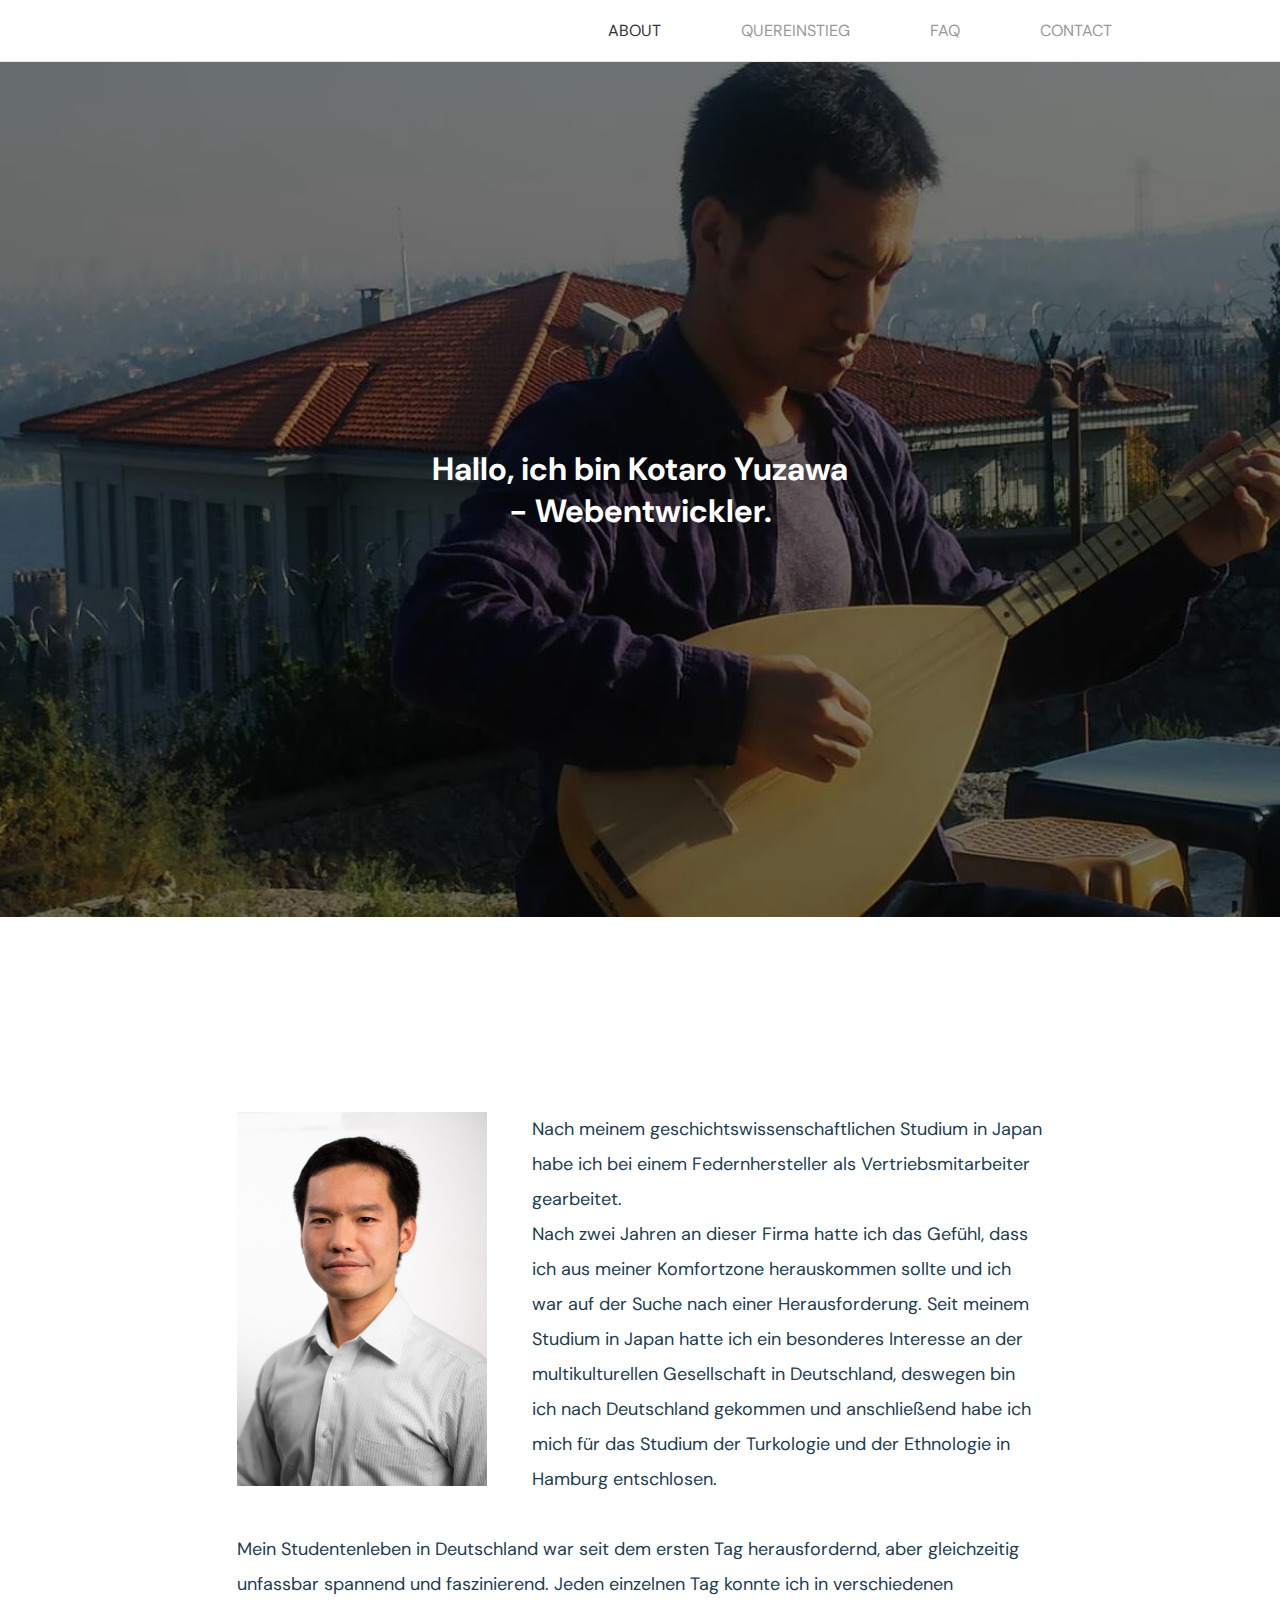
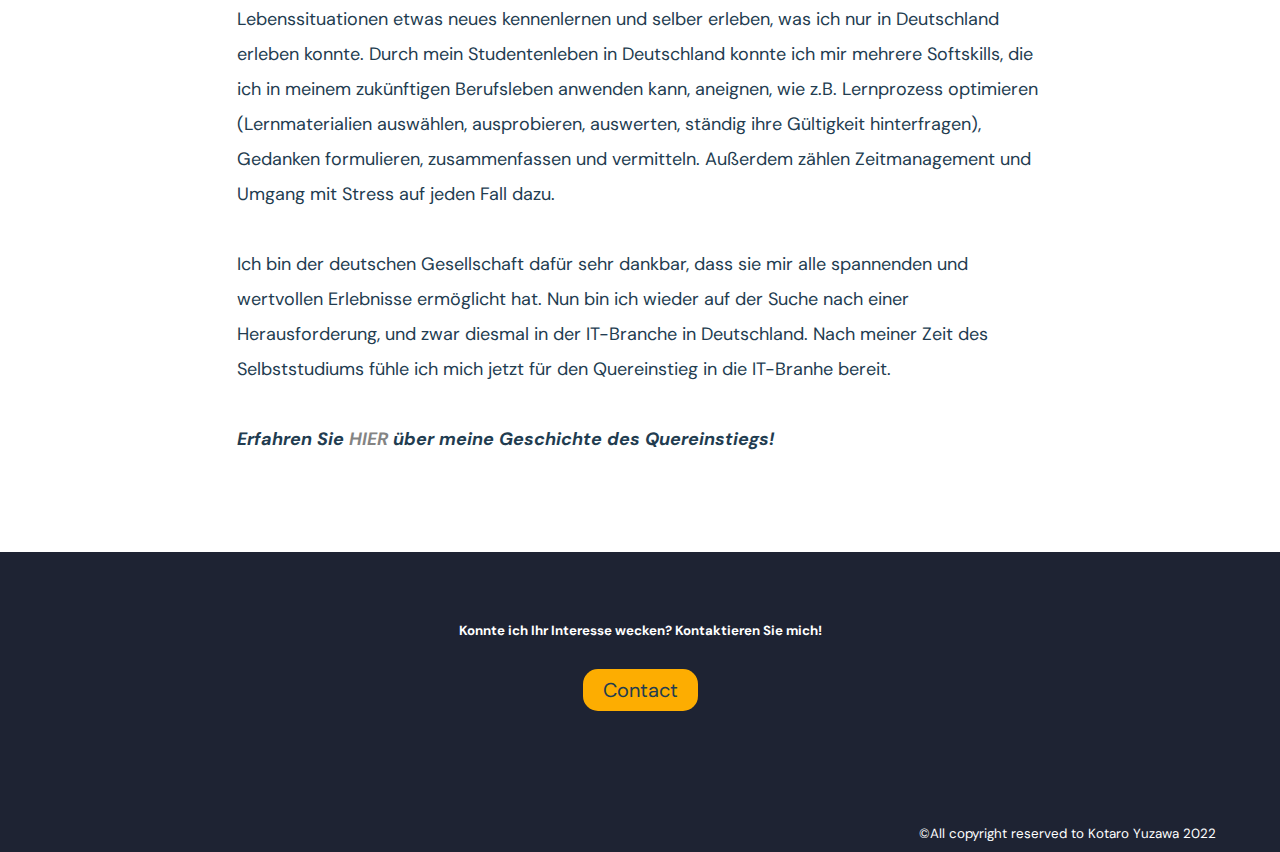
<file: index.html>
<!DOCTYPE html>
<html lang="de">
  <head>
    <meta charset="UTF-8" />
    <meta http-equiv="X-UA-Compatible" content="IE=edge" />
    <meta name="viewport" content="width=device-width, initial-scale=1.0" />
    <link rel="stylesheet" href="style.css" />
    <link
      rel="stylesheet"
      href="https://cdnjs.cloudflare.com/ajax/libs/font-awesome/6.0.0-beta3/css/all.min.css"
    />
    <link
      href="https://cdn.jsdelivr.net/npm/bootstrap@5.1.3/dist/css/bootstrap.min.css"
      rel="stylesheet"
      integrity="sha384-1BmE4kWBq78iYhFldvKuhfTAU6auU8tT94WrHftjDbrCEXSU1oBoqyl2QvZ6jIW3"
      crossorigin="anonymous"
    />

    <title>Kotaro Yuzawa | About</title>
  </head>
  <body>
    <nav id="nav" class="nav">
      <div class="nav-container">
        <ul>
          <li><a href="#" style="opacity: 1;">About</a></li>
          <li><a href="quereinstieg.html">Quereinstieg</a></li>
          <li><a href="faq.html">FAQ</a></li>
          <li><a href="contact.html">Contact</a></li>
        </ul>
      </div>
    </nav>

    <section class="hero-image">
      <div class="hero-title">
        <h1 class="">Hallo, ich bin Kotaro Yuzawa <br>- Webentwickler.</h1><br>
        <h2 class=""></h3>
      </div>
    </section>

    <section id="about">
      <div class="about__container">
          <img src="img/kotaro.jpg" alt="kotaro" />
            <p>
            Nach meinem geschichtswissenschaftlichen Studium in Japan habe ich bei
            einem Federnhersteller als Vertriebsmitarbeiter gearbeitet. <br> Nach
            zwei Jahren an dieser Firma hatte ich das Gefühl, dass ich aus
            meiner Komfortzone herauskommen sollte und ich war auf der Suche
            nach einer Herausforderung. Seit meinem Studium in Japan hatte ich ein besonderes
            Interesse an der multikulturellen Gesellschaft in Deutschland, deswegen bin ich nach Deutschland gekommen und anschließend habe ich mich für das
            Studium der Turkologie und der Ethnologie in Hamburg entschlosen.
            <br /><br />
            Mein Studentenleben in Deutschland war seit dem ersten Tag
            herausfordernd, aber gleichzeitig unfassbar spannend und
            faszinierend. Jeden einzelnen Tag konnte ich in verschiedenen
            Lebenssituationen etwas neues kennenlernen und selber erleben, was ich nur in Deutschland erleben konnte. Durch mein Studentenleben in Deutschland konnte ich mir mehrere Softskills, die ich in meinem zukünftigen Berufsleben anwenden kann, aneignen, wie z.B. 
            Lernprozess optimieren (Lernmaterialien auswählen, ausprobieren, auswerten, ständig ihre Gültigkeit hinterfragen), Gedanken formulieren, zusammenfassen und vermitteln. Außerdem zählen Zeitmanagement und Umgang mit Stress auf jeden Fall dazu. <br> <br>
            Ich bin der deutschen Gesellschaft dafür sehr
            dankbar, dass sie mir alle spannenden und wertvollen Erlebnisse
            ermöglicht hat. Nun bin ich wieder auf der Suche nach einer
            Herausforderung, und zwar diesmal in der IT-Branche in Deutschland.
            Nach meiner Zeit des Selbststudiums fühle ich mich jetzt für den Quereinstieg in die IT-Branhe bereit.<br />
            <br />
            <span class="zuQuereinstieg"
              >Erfahren Sie <a href="quereinstieg.html">HIER</a> über meine
              Geschichte des Quereinstiegs!
          </p>
        </div>
      </div>
    </section>
    <footer id="footer">
      <div class="footer__container">
        <h5>Konnte ich Ihr Interesse wecken? Kontaktieren Sie mich!</h5>
        <button class="kontakt-btn"><a href="contact.html">Contact</a></button>
        <small class="copyright"
          >&#169;All copyright reserved to Kotaro Yuzawa 2022</small
        >
      </div>
    </footer>
  </body>
</html>
</file>
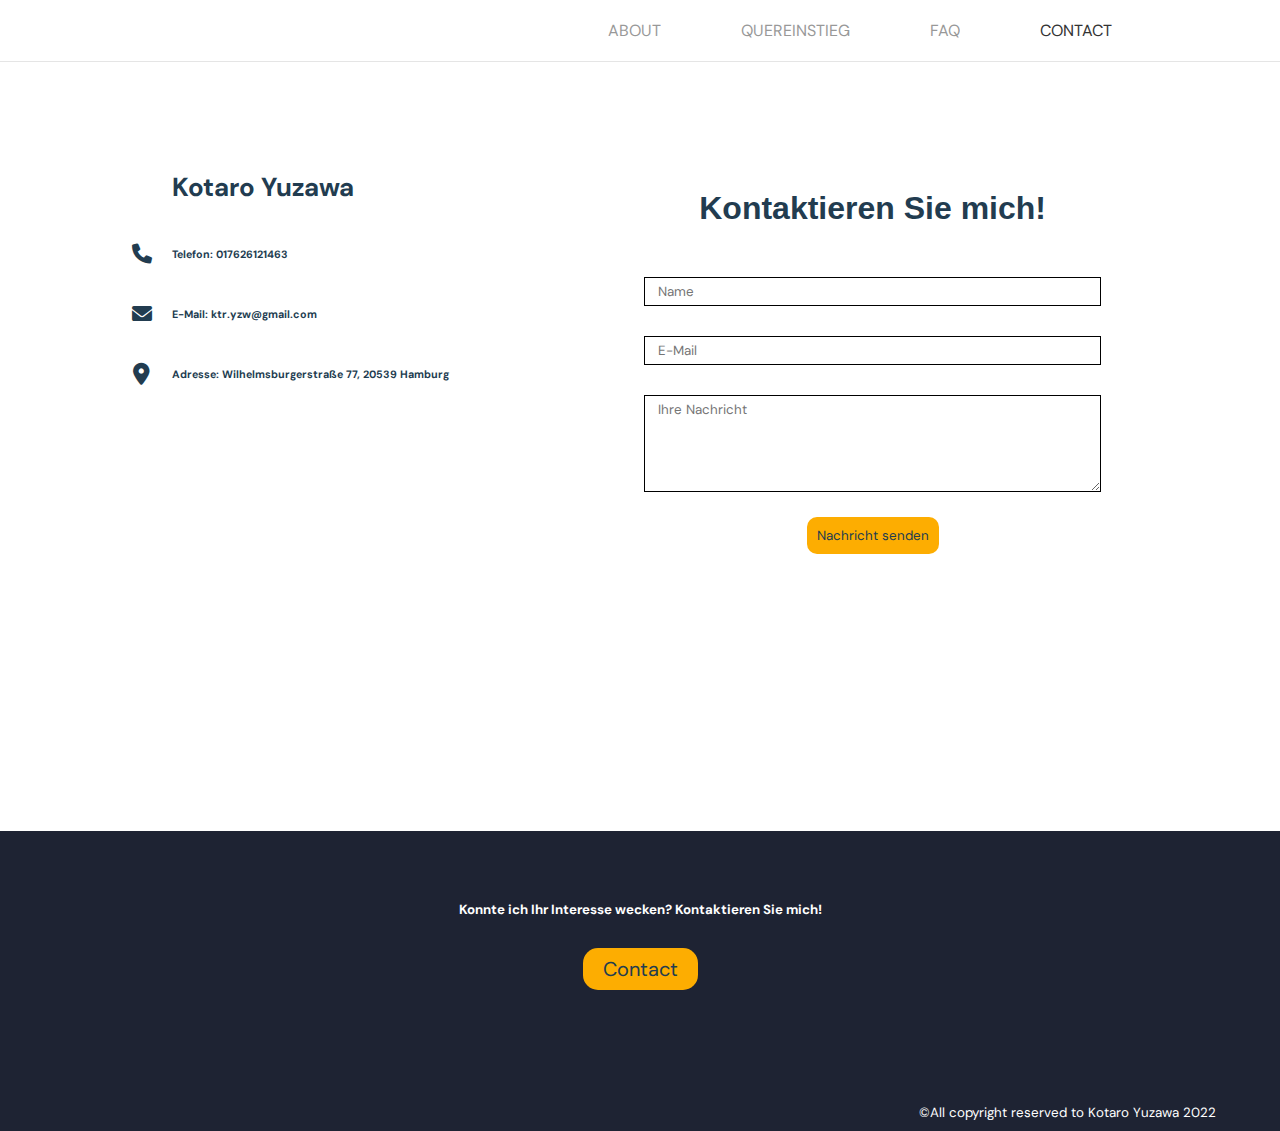
<file: contact.html>
<!DOCTYPE html>
<html lang="de">
  <head>
    <meta charset="UTF-8" />
    <meta http-equiv="X-UA-Compatible" content="IE=edge" />
    <meta name="viewport" content="width=device-width, initial-scale=1.0" />
    <link rel="stylesheet" href="style.css" />
    <link
      rel="stylesheet"
      href="https://cdnjs.cloudflare.com/ajax/libs/font-awesome/6.0.0-beta3/css/all.min.css"
    />
    <link
      href="https://cdn.jsdelivr.net/npm/bootstrap@5.1.3/dist/css/bootstrap.min.css"
      rel="stylesheet"
      integrity="sha384-1BmE4kWBq78iYhFldvKuhfTAU6auU8tT94WrHftjDbrCEXSU1oBoqyl2QvZ6jIW3"
      crossorigin="anonymous"
    />

    <title>Kotaro Yuzawa | About</title>
  </head>
  <body>
    <nav id="nav" class="nav">
      <div class="nav-container">
        <ul>
          <li><a href="index.html">About</a></li>
          <li><a href="quereinstieg.html">Quereinstieg</a></li>
          <li><a href="faq.html">FAQ</a></li>
          <li><a href="#" style="opacity: 1;">Contact</a></li>
        </ul>
      </div>
    </nav>
    <div class="contact">
      <div class="contact__info">
        <h6 class="contact__name">Kotaro Yuzawa</h6>
        <div class="contact__component">
          <i class="fa-solid fa-phone"></i>
          <h6>Telefon: 017626121463</h6>
        </div>
        <div class="contact__component">
          <i class="fa-solid fa-envelope"></i>
          <h6>E-Mail: ktr.yzw@gmail.com</h6>
        </div>
        <div class="contact__component">
          <i
            class="fa-solid fa-location-dot"
            style="font-size: 22px; padding: 9px 11.5px"
          ></i>
          <h6>Adresse: Wilhelmsburgerstraße 77, 20539 Hamburg</h6>
        </div>
        <div class="mapouter">
          <div class="gmap_canvas">
            <iframe
              width="350"
              height="270"
              id="gmap_canvas"
              src="https://maps.google.com/maps?q=wilhelmsburgerstra%C3%9Fe%2077,%20hamburg%20&t=&z=11&ie=UTF8&iwloc=&output=embed"
              frameborder="0"
              scrolling="no"
              marginheight="0"
              marginwidth="0"
            ></iframe
            ><br /><style>
              .mapouter {
                position: relative;
                text-align: right;
                height: 270px;
                width: 350px;
              }</style
            ><a href="https://www.embedgooglemap.net">embedgooglemap.net</a
            ><style>
              .gmap_canvas {
                overflow: hidden;
                background: none !important;
                height: 270px;
                width: 350px;
              }
            </style>
          </div>
        </div>
      </div>
      <div class="contact__form">
        <form action="">
            <h1>Kontaktieren Sie mich!</h1>
            <input type="text" id="name" placeholder="  Name" required> 
            <input type="email" id="email" placeholder="  E-Mail" required>
            <textarea id="message" cols="30" rows="5" placeholder="  Ihre Nachricht" required></textarea>
            <button type="submit" id="submit">Nachricht senden</button>
        </form>
        </div>
      </div>
    </div>

    <footer id="footer">
      <div class="footer__container">
        <h5>Konnte ich Ihr Interesse wecken? Kontaktieren Sie mich!</h5>
        <button class="kontakt-btn"><a href="contact.html">Contact</a></button>
        <small class="copyright"
          >&#169;All copyright reserved to Kotaro Yuzawa 2022</small
        >
      </div>
    </footer>
  </body>
</html>
</file>
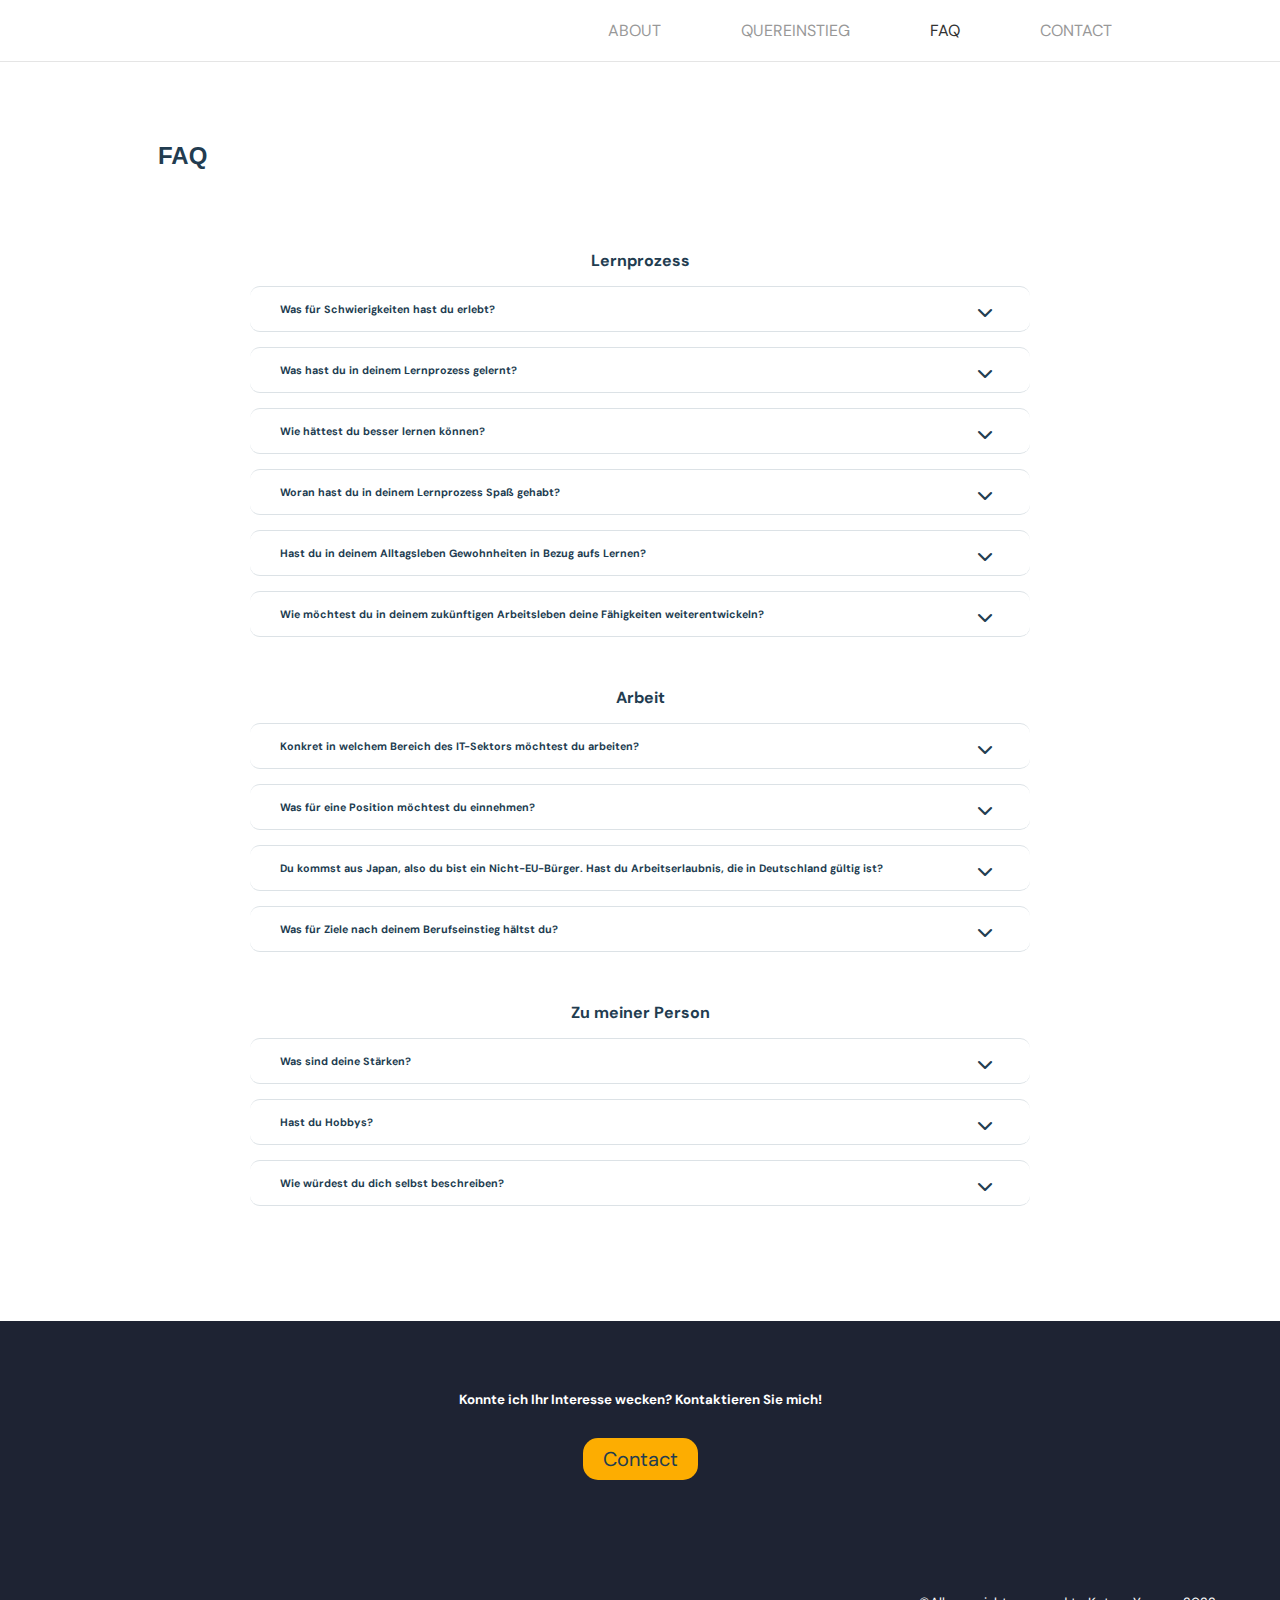
<file: faq.html>
<!DOCTYPE html>
<html lang="de">
  <head>
    <meta charset="UTF-8" />
    <meta http-equiv="X-UA-Compatible" content="IE=edge" />
    <meta name="viewport" content="width=device-width, initial-scale=1.0" />
    <link rel="stylesheet" href="style.css" />

    <link
      rel="stylesheet"
      href="https://cdnjs.cloudflare.com/ajax/libs/font-awesome/6.0.0-beta3/css/all.min.css"
    />
    <link
      href="https://cdn.jsdelivr.net/npm/bootstrap@5.1.3/dist/css/bootstrap.min.css"
      rel="stylesheet"
      integrity="sha384-1BmE4kWBq78iYhFldvKuhfTAU6auU8tT94WrHftjDbrCEXSU1oBoqyl2QvZ6jIW3"
      crossorigin="anonymous"
    />
    <title>Kotaro Yuzawa | FAQ</title>
  </head>
  <body>
    <nav id="nav" class="nav">
      <div class="nav-container">
        <ul>
          <li><a href="index.html">About</a></li>
          <li><a href="quereinstieg.html">Quereinstieg</a></li>
          <li><a href="#" style="opacity: 1">FAQ</a></li>
          <li><a href="contact.html">Contact</a></li>
        </ul>
      </div>
    </nav>
    <header class="header">
      <h3 class="page-title">FAQ</h3>
    </header>
    <div class="faq">
      <div class="faq__section">
        <h4 class="faq__category">Lernprozess</h4>
        <div class="faq__container">
          <h6 class="faq__title">Was für Schwierigkeiten hast du erlebt?</h6>
          <p class="faq__text">
            Als Selbstlerner musste ich selber entscheiden, welche
            Lernmaterialien ich benutze und welche Lerninhalte, in welcher
            Reihenfolge, bis zu welchem Zeitpunkt ich mir aneignen soll. Das war
            sozusagen ein Trial-and-Error-Prozess.
          </p>
          <button class="faq__toggle">
            <i class="fas fa-chevron-down"></i>
            <i class="fas fa-times"></i>
          </button>
        </div>
        <div class="faq__container">
          <h6 class="faq__title">Was hast du in deinem Lernprozess gelernt?</h6>
          <p class="faq__text">
            Aus meinem Lernprozess konnte ich die Lehre ziehen, dass Lernprozess
            im Allgemeinen und besonders in der Webentwicklung kein linearer
            Prozess ist und man sich daran halten soll, bis es im Kopf Klick
            macht. Außerdem ist es sehr wichtig, ständig zu hinterfragen, ob man
            passende Lernmaterialien benutz und ob es möglicherweise bessere
            Alternativen gibt.
          </p>
          <button class="faq__toggle">
            <i class="fas fa-chevron-down"></i>
            <i class="fas fa-times"></i>
          </button>
        </div>
        <div class="faq__container">
          <h6 class="faq__title">Wie hättest du besser lernen können?</h6>
          <p class="faq__text">
            In der ersten Phase war meine Lernmethode viel zu akademisch. Ich
            habe zuerst auf Nachschlagebücher wie z.B. "Einführung in die
            Informatik" zugegriffen, was im Nachhinein betrachtet unnötig war.
            Die Lernplattformen wie Codecademy und freeCodeCamp, auf denen ich
            monatelang zu viel Zeit verbracht habe, sehe ich ebenfalls nicht
            mehr als effiziente Lernmaterialien an, denn ich musste feststellen,
            dass es am wichtigsten ist, in einer echten Programmierumgebung
            arbeiten zu können. Hätte ich von Anfang an mithilfe von
            Udemy-Kursen in meiner eigenen Programmierumgebung gelernt, hätte
            ich viel effizienter und besser lernen können.
          </p>
          <button class="faq__toggle">
            <i class="fas fa-chevron-down"></i>
            <i class="fas fa-times"></i>
          </button>
        </div>
        <div class="faq__container">
          <h6 class="faq__title">
            Woran hast du in deinem Lernprozess Spaß gehabt?
          </h6>
          <p class="faq__text">
            Als ich mich lange mit verschiedenen Themen beschäftigt habe und
            dann zu irgendeinem Zeitpunkt den Zusammenhang dieser Themen
            verstehen konnte, hat es mir viel Spaß gemacht. Das Gefühl, dass ich
            einen kleinen Fortschritt erzielt habe, war für mich immer ein
            wichtiger Motivationsfaktor.
          </p>
          <button class="faq__toggle">
            <i class="fas fa-chevron-down"></i>
            <i class="fas fa-times"></i>
          </button>
        </div>
        <div class="faq__container">
          <h6 class="faq__title">
            Hast du in deinem Alltagsleben Gewohnheiten in Bezug aufs Lernen?
          </h6>
          <p class="faq__text">
            Ich habe mein Podcast-Sortimont drastisch auf technologiebezogene
            Kanäle umgestellt. Dazu lese ich das t3n Magazin, um mich
            inspirieren und motivieren zu lassen.
          </p>
          <button class="faq__toggle">
            <i class="fas fa-chevron-down"></i>
            <i class="fas fa-times"></i>
          </button>
        </div>
        <div class="faq__container">
          <h6 class="faq__title">
            Wie möchtest du in deinem zukünftigen Arbeitsleben deine Fähigkeiten
            weiterentwickeln?
          </h6>
          <p class="faq__text">
            Zuerst würde ich schnellstmöglich meine Kenntnisse über für meine
            Aufgabe relevante Themen mithilfe von Udemy-Kursen oder
            Nachschlagewerken verbessern und vertiefen, und zwar sehr gerne
            außerhalb der regulären Arbeitszeit.
          </p>
          <button class="faq__toggle">
            <i class="fas fa-chevron-down"></i>
            <i class="fas fa-times"></i>
          </button>
        </div>
      </div>
      <div class="faq__section">
        <h4 class="faq__category">Arbeit</h4>
        <div class="faq__container">
          <h6 class="faq__title">
            Konkret in welchem Bereich des IT-Sektors möchtest du arbeiten?
          </h6>
          <p class="faq__text">
            Ehrlich gesagt habe ich keine konkrete Vorliebe, da ich der Meinung
            bin, dass es sich besonders im IT-Sektor im Laufe der Zeit ergeben
            wird, wer ich sein werde und welche Skills ich mir aneignen werde.
            Deshalb würden mich alle Stellen, wo Kenntnisse von HTML, CSS und
            JavaScript notwendig sind, interessieren.
          </p>
          <button class="faq__toggle">
            <i class="fas fa-chevron-down"></i>
            <i class="fas fa-times"></i>
          </button>
        </div>
        <div class="faq__container">
          <h6 class="faq__title">
            Was für eine Position möchtest du einnehmen?
          </h6>
          <p class="faq__text">
            Als Quereinsteiger fände ich eine Praktikant-Position für den
            Zeitraum 3 bis 6 Monate realistisch und angemessen. Natürlich würde
            ich mich über ein Angebot einer Junior-Position mit Probezeit sehr
            freuen!
          </p>
          <button class="faq__toggle">
            <i class="fas fa-chevron-down"></i>
            <i class="fas fa-times"></i>
          </button>
        </div>
        <div class="faq__container">
          <h6 class="faq__title">
            Du kommst aus Japan, also du bist ein Nicht-EU-Bürger. Hast du
            Arbeitserlaubnis, die in Deutschland gültig ist?
          </h6>
          <p class="faq__text">
            Nach dem Studienabschluss habe ich Aufenthaltserlaunis für
            Arbeitssuchende erteilt bekommen, mit der ich bis März 2023 in allen
            Berufsbereichen unbegrenzt arbeiten darf. Um ab April 2023 weiter
            arbeiten zu dürfen, muss ich mit einem festen Arbeitsvertrag
            Arbeitsvisum beantragen.
          </p>
          <button class="faq__toggle">
            <i class="fas fa-chevron-down"></i>
            <i class="fas fa-times"></i>
          </button>
        </div>
        <div class="faq__container">
          <h6 class="faq__title">
            Was für Ziele nach deinem Berufseinstieg hältst du?
          </h6>
          <p class="faq__text">
            Kurzfristig: Aufgaben in der Frontend-Entwicklung übernehmen und
            meine Fähigkeiten in engeren Aufgabenbereichen verbessern.
            <br />
            Mittelfristig: Backend-Technologien wie z.B. Node.js, Datenbank,
            Authentifikation usw. lernen.
          </p>
          <button class="faq__toggle">
            <i class="fas fa-chevron-down"></i>
            <i class="fas fa-times"></i>
          </button>
        </div>
      </div>

      <div class="faq__section">
        <h4 class="faq__category">Zu meiner Person</h4>
        <div class="faq__container">
          <h6 class="faq__title">Was sind deine Stärken?</h6>
          <ul class="faq__text">
            <li>
              Teamfähigkeit: <br />
              Seit meiner Kindheit spiele ich Percussion in mehreren Brassbands.
              In Hamburg musiziere ich seit 2016 bei der
              <a href="https://www.st-stephan-brassband-hamburg.de/"
                >St.Stephan Brassband</a
              >
              mit ca. 30 Musikern.
            </li>
            <li>Durchhaltevermögen</li>
            <li>Neugier</li>
          </ul>
          <button class="faq__toggle">
            <i class="fas fa-chevron-down"></i>
            <i class="fas fa-times"></i>
          </button>
        </div>
        <div class="faq__container">
          <h6 class="faq__title">Hast du Hobbys?</h6>
          <p class="faq__text">
            Seit meiner Kindheit habe ich verschiedene Instrumente gespielt, wie
            z.B. Percussion, Gitarre, Saz (türkisches Saiteninstrument).
            Außerdem habe ich zwei Jahre lang bei einem türkischen Chor
            mitgesungen. Sonst gehe ich regelmäßig joggen, manchmal über eine
            längere Strecke über 10km.
          </p>
          <button class="faq__toggle">
            <i class="fas fa-chevron-down"></i>
            <i class="fas fa-times"></i>
          </button>
        </div>
        <div class="faq__container">
          <h6 class="faq__title">Wie würdest du dich selbst beschreiben?</h6>
          <p class="faq__text">
            Ich würde mich als eine offene, teamfähige, vertrauenswürdige und
            neugierige Person beschreiben.
          </p>
          <button class="faq__toggle">
            <i class="fas fa-chevron-down"></i>
            <i class="fas fa-times"></i>
          </button>
        </div>
      </div>
    </div>
    <footer id="footer">
      <div class="footer__container">
        <h5>Konnte ich Ihr Interesse wecken? Kontaktieren Sie mich!</h5>
        <button class="kontakt-btn"><a href="contact.html">Contact</a></button>
        <small class="copyright"
          >&#169;All copyright reserved to Kotaro Yuzawa 2022</small
        >
      </div>
    </footer>
    <script src="script.js"></script>
    <script
      src="https://cdn.jsdelivr.net/npm/bootstrap@5.1.3/dist/js/bootstrap.bundle.min.js"
      integrity="sha384-ka7Sk0Gln4gmtz2MlQnikT1wXgYsOg+OMhuP+IlRH9sENBO0LRn5q+8nbTov4+1p"
      crossorigin="anonymous"
    ></script>
  </body>
</html>
</file>
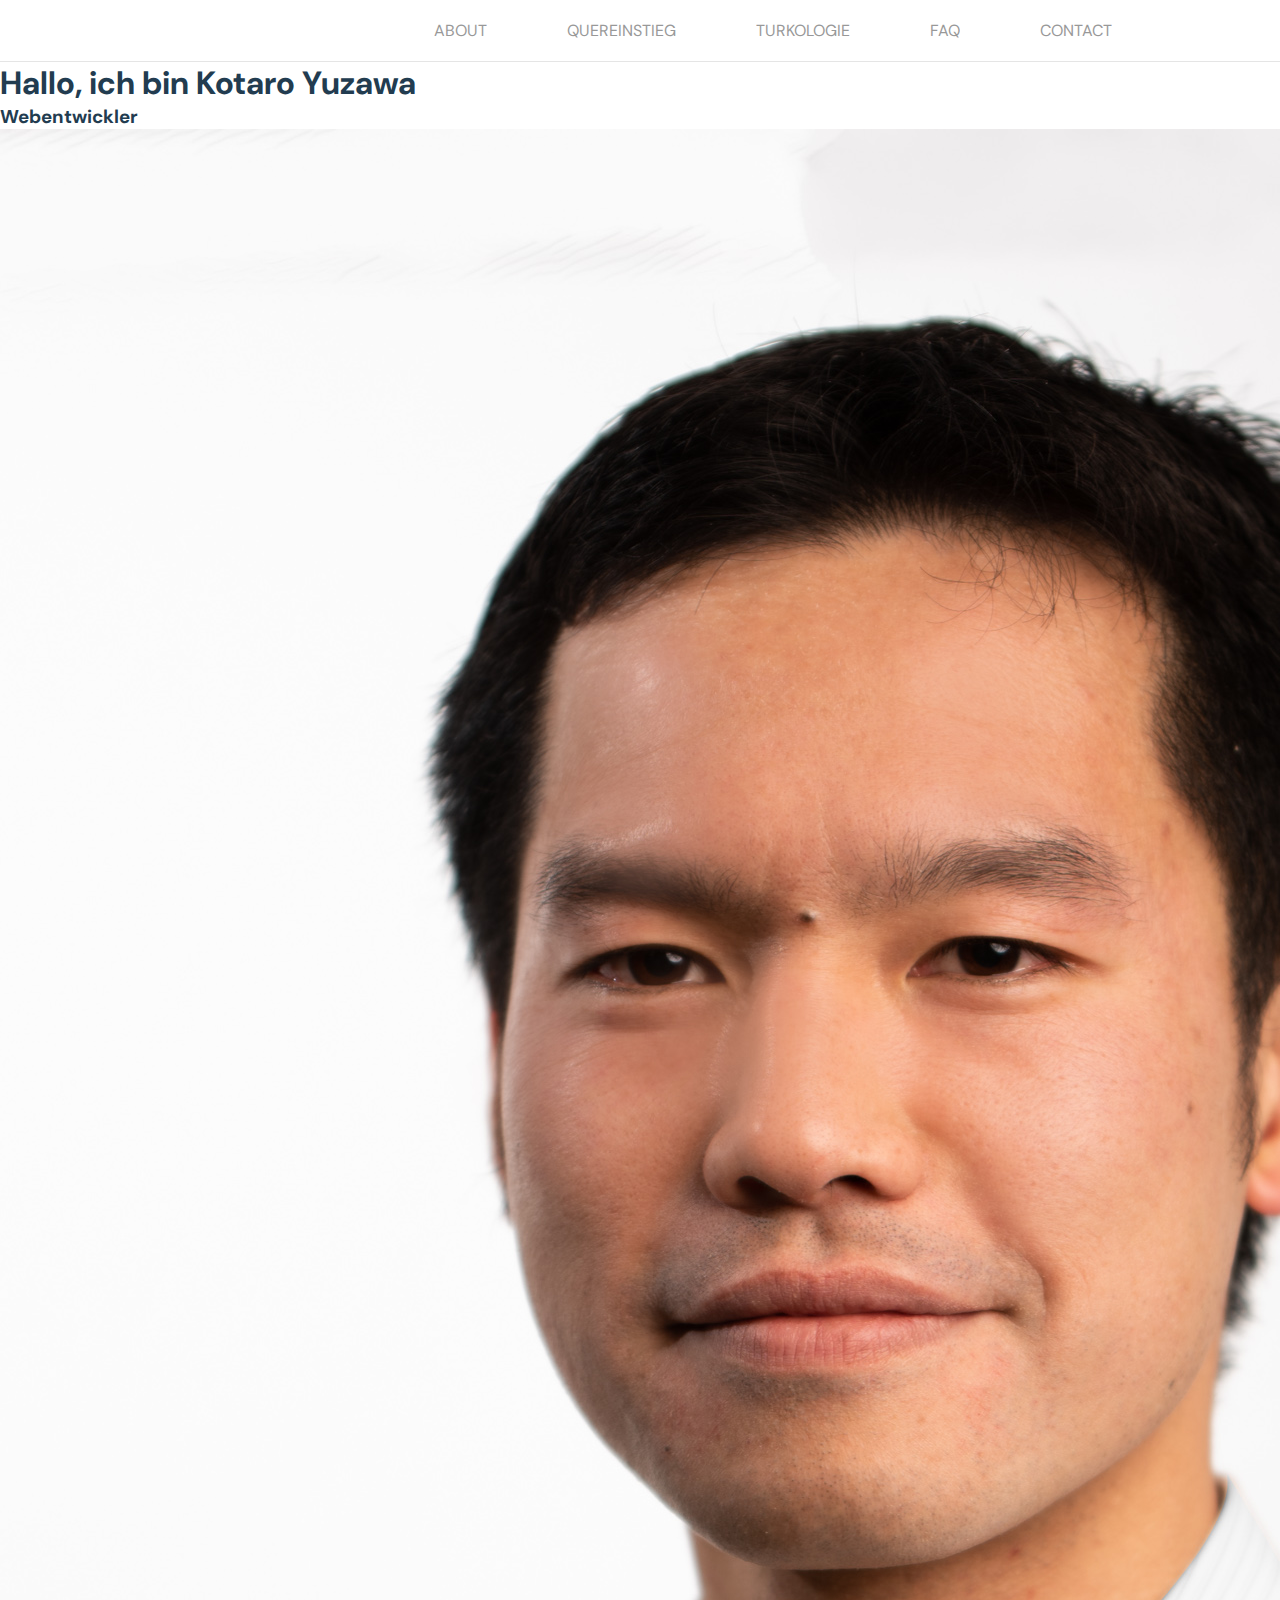
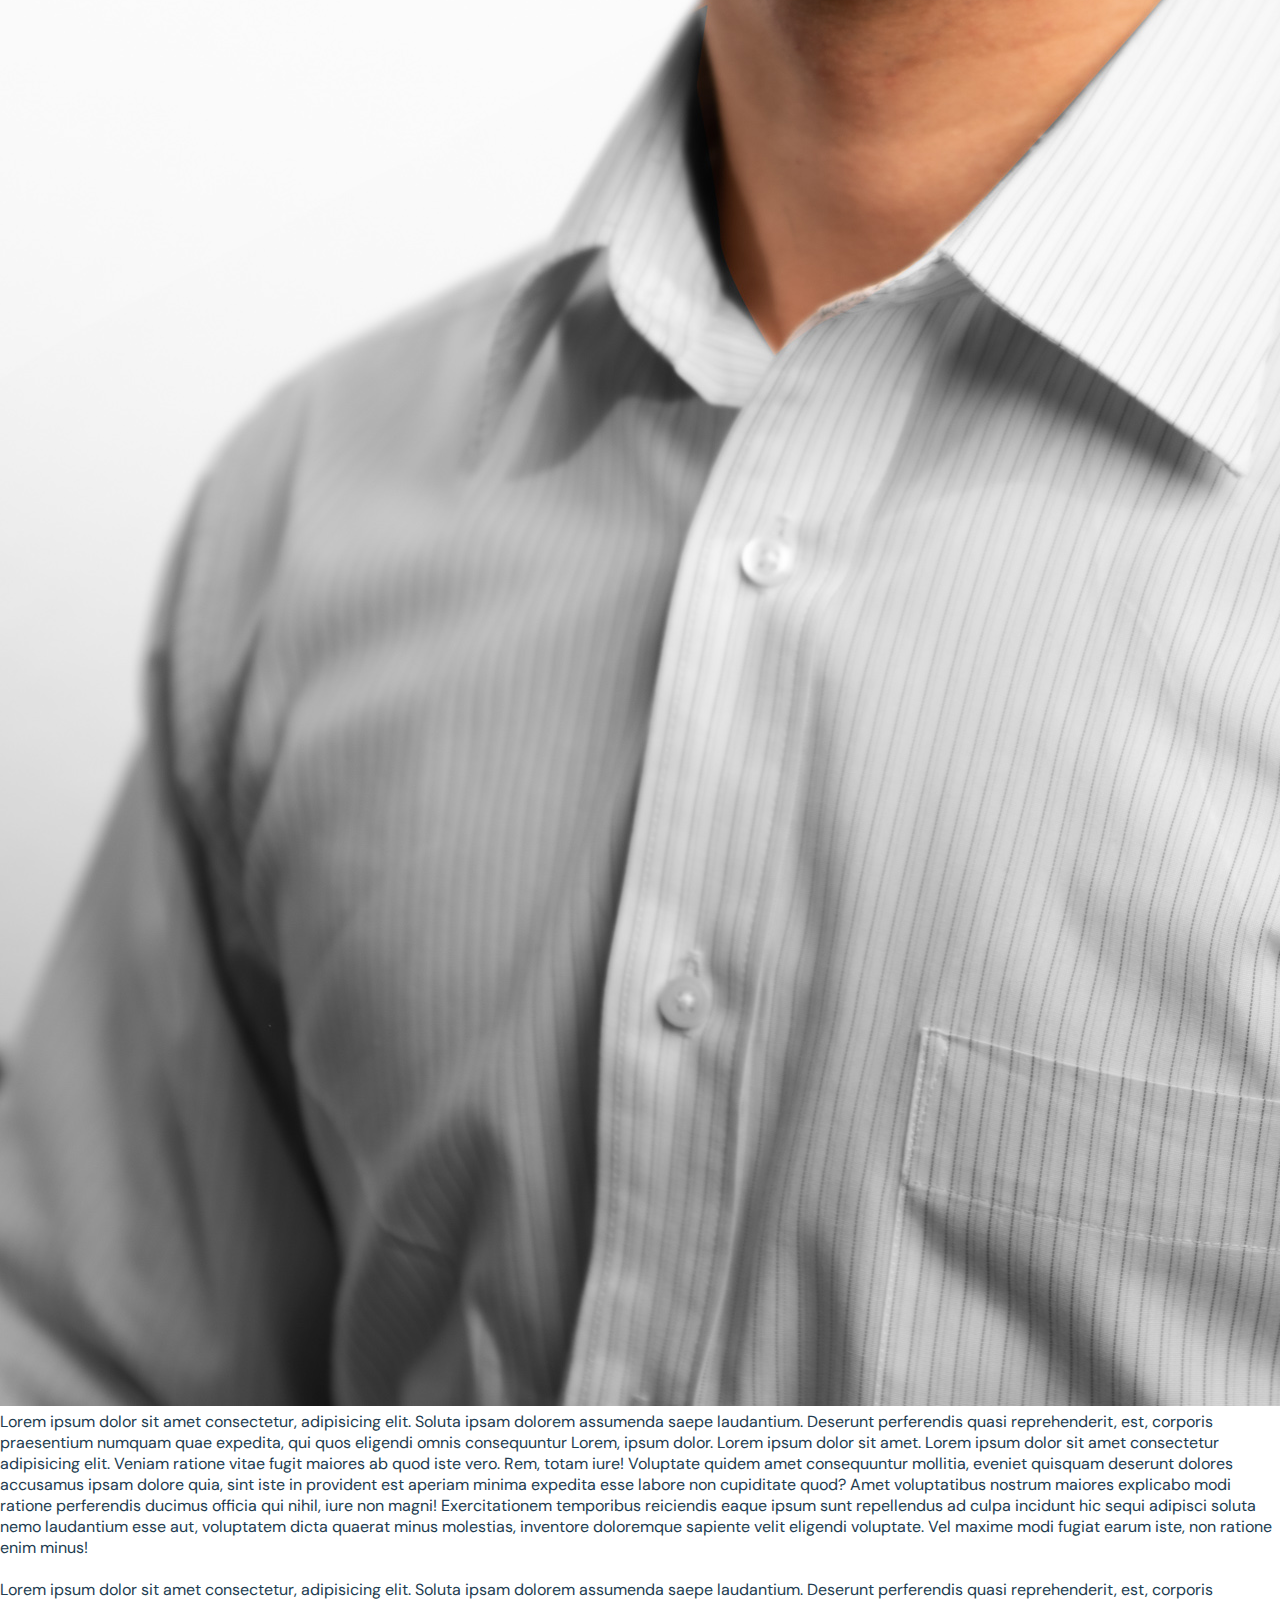
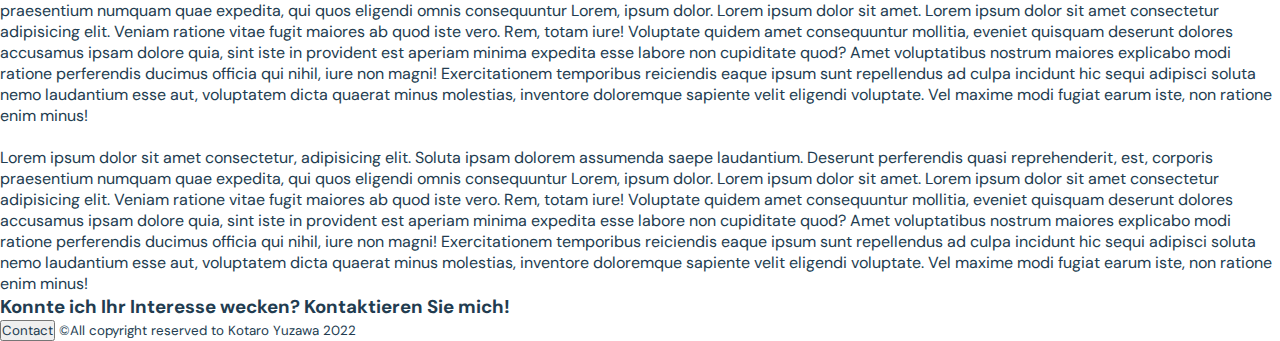
<file: home.html>
<!DOCTYPE html>
<html lang="de">
  <head>
    <meta charset="UTF-8" />
    <meta http-equiv="X-UA-Compatible" content="IE=edge" />
    <meta name="viewport" content="width=device-width, initial-scale=1.0" />
    <link rel="stylesheet" href="style.css" />
    <link
      rel="stylesheet"
      href="https://cdnjs.cloudflare.com/ajax/libs/font-awesome/6.0.0-beta3/css/all.min.css"
    />
    <link
      href="https://cdn.jsdelivr.net/npm/bootstrap@5.1.3/dist/css/bootstrap.min.css"
      rel="stylesheet"
      integrity="sha384-1BmE4kWBq78iYhFldvKuhfTAU6auU8tT94WrHftjDbrCEXSU1oBoqyl2QvZ6jIW3"
      crossorigin="anonymous"
    />

    <title>About - Kotaro Yuzawa</title>
  </head>
  <body>
    <nav id="nav" class="nav">
      <div class="nav-container">
        <ul>
          <li><a href="#home">About</a></li>
          <li><a href="quereinstieg.html">Quereinstieg</a></li>
          <li><a href="tuerkologie.html">Turkologie</a></li>
          <li><a href="faq.html">FAQ</a></li>
          <li><a href="kontakt.html">Contact</a></li>
        </ul>
      </div>
    </nav>

    <section class="hero">
      <div class="hero-description">
        <h1 class="hero-title">Hallo, ich bin Kotaro Yuzawa</h1>
        <h3 class="hero-title2">Webentwickler</h3>
      </div>
    </section>

    <section id="about">
      <div class="about-container">
        <div class="about-container-picture">
          <img src="img/kotaro.jpg" alt="kotaro" />
        </div>
        <div class="about-container-content">
          <p>
            Lorem ipsum dolor sit amet consectetur, adipisicing elit. Soluta
            ipsam dolorem assumenda saepe laudantium. Deserunt perferendis quasi
            reprehenderit, est, corporis praesentium numquam quae expedita, qui
            quos eligendi omnis consequuntur Lorem, ipsum dolor. Lorem ipsum
            dolor sit amet. Lorem ipsum dolor sit amet consectetur adipisicing
            elit. Veniam ratione vitae fugit maiores ab quod iste vero. Rem,
            totam iure! Voluptate quidem amet consequuntur mollitia, eveniet
            quisquam deserunt dolores accusamus ipsam dolore quia, sint iste in
            provident est aperiam minima expedita esse labore non cupiditate
            quod? Amet voluptatibus nostrum maiores explicabo modi ratione
            perferendis ducimus officia qui nihil, iure non magni!
            Exercitationem temporibus reiciendis eaque ipsum sunt repellendus ad
            culpa incidunt hic sequi adipisci soluta nemo laudantium esse aut,
            voluptatem dicta quaerat minus molestias, inventore doloremque
            sapiente velit eligendi voluptate. Vel maxime modi fugiat earum
            iste, non ratione enim minus! <br /><br />
            Lorem ipsum dolor sit amet consectetur, adipisicing elit. Soluta
            ipsam dolorem assumenda saepe laudantium. Deserunt perferendis quasi
            reprehenderit, est, corporis praesentium numquam quae expedita, qui
            quos eligendi omnis consequuntur Lorem, ipsum dolor. Lorem ipsum
            dolor sit amet. Lorem ipsum dolor sit amet consectetur adipisicing
            elit. Veniam ratione vitae fugit maiores ab quod iste vero. Rem,
            totam iure! Voluptate quidem amet consequuntur mollitia, eveniet
            quisquam deserunt dolores accusamus ipsam dolore quia, sint iste in
            provident est aperiam minima expedita esse labore non cupiditate
            quod? Amet voluptatibus nostrum maiores explicabo modi ratione
            perferendis ducimus officia qui nihil, iure non magni!
            Exercitationem temporibus reiciendis eaque ipsum sunt repellendus ad
            culpa incidunt hic sequi adipisci soluta nemo laudantium esse aut,
            voluptatem dicta quaerat minus molestias, inventore doloremque
            sapiente velit eligendi voluptate. Vel maxime modi fugiat earum
            iste, non ratione enim minus! <br /><br />
            Lorem ipsum dolor sit amet consectetur, adipisicing elit. Soluta
            ipsam dolorem assumenda saepe laudantium. Deserunt perferendis quasi
            reprehenderit, est, corporis praesentium numquam quae expedita, qui
            quos eligendi omnis consequuntur Lorem, ipsum dolor. Lorem ipsum
            dolor sit amet. Lorem ipsum dolor sit amet consectetur adipisicing
            elit. Veniam ratione vitae fugit maiores ab quod iste vero. Rem,
            totam iure! Voluptate quidem amet consequuntur mollitia, eveniet
            quisquam deserunt dolores accusamus ipsam dolore quia, sint iste in
            provident est aperiam minima expedita esse labore non cupiditate
            quod? Amet voluptatibus nostrum maiores explicabo modi ratione
            perferendis ducimus officia qui nihil, iure non magni!
            Exercitationem temporibus reiciendis eaque ipsum sunt repellendus ad
            culpa incidunt hic sequi adipisci soluta nemo laudantium esse aut,
            voluptatem dicta quaerat minus molestias, inventore doloremque
            sapiente velit eligendi voluptate. Vel maxime modi fugiat earum
            iste, non ratione enim minus!
          </p>
        </div>
      </div>
    </section>

    <section id="footer">
      <div class="footer-container">
        <h3>Konnte ich Ihr Interesse wecken? Kontaktieren Sie mich!</h3>
        <button class="kontakt-btn">Contact</button>
        <small class="copyright"
          >&#169;All copyright reserved to Kotaro Yuzawa 2022</small
        >
      </div>
    </section>
  </body>
</html>
</file>
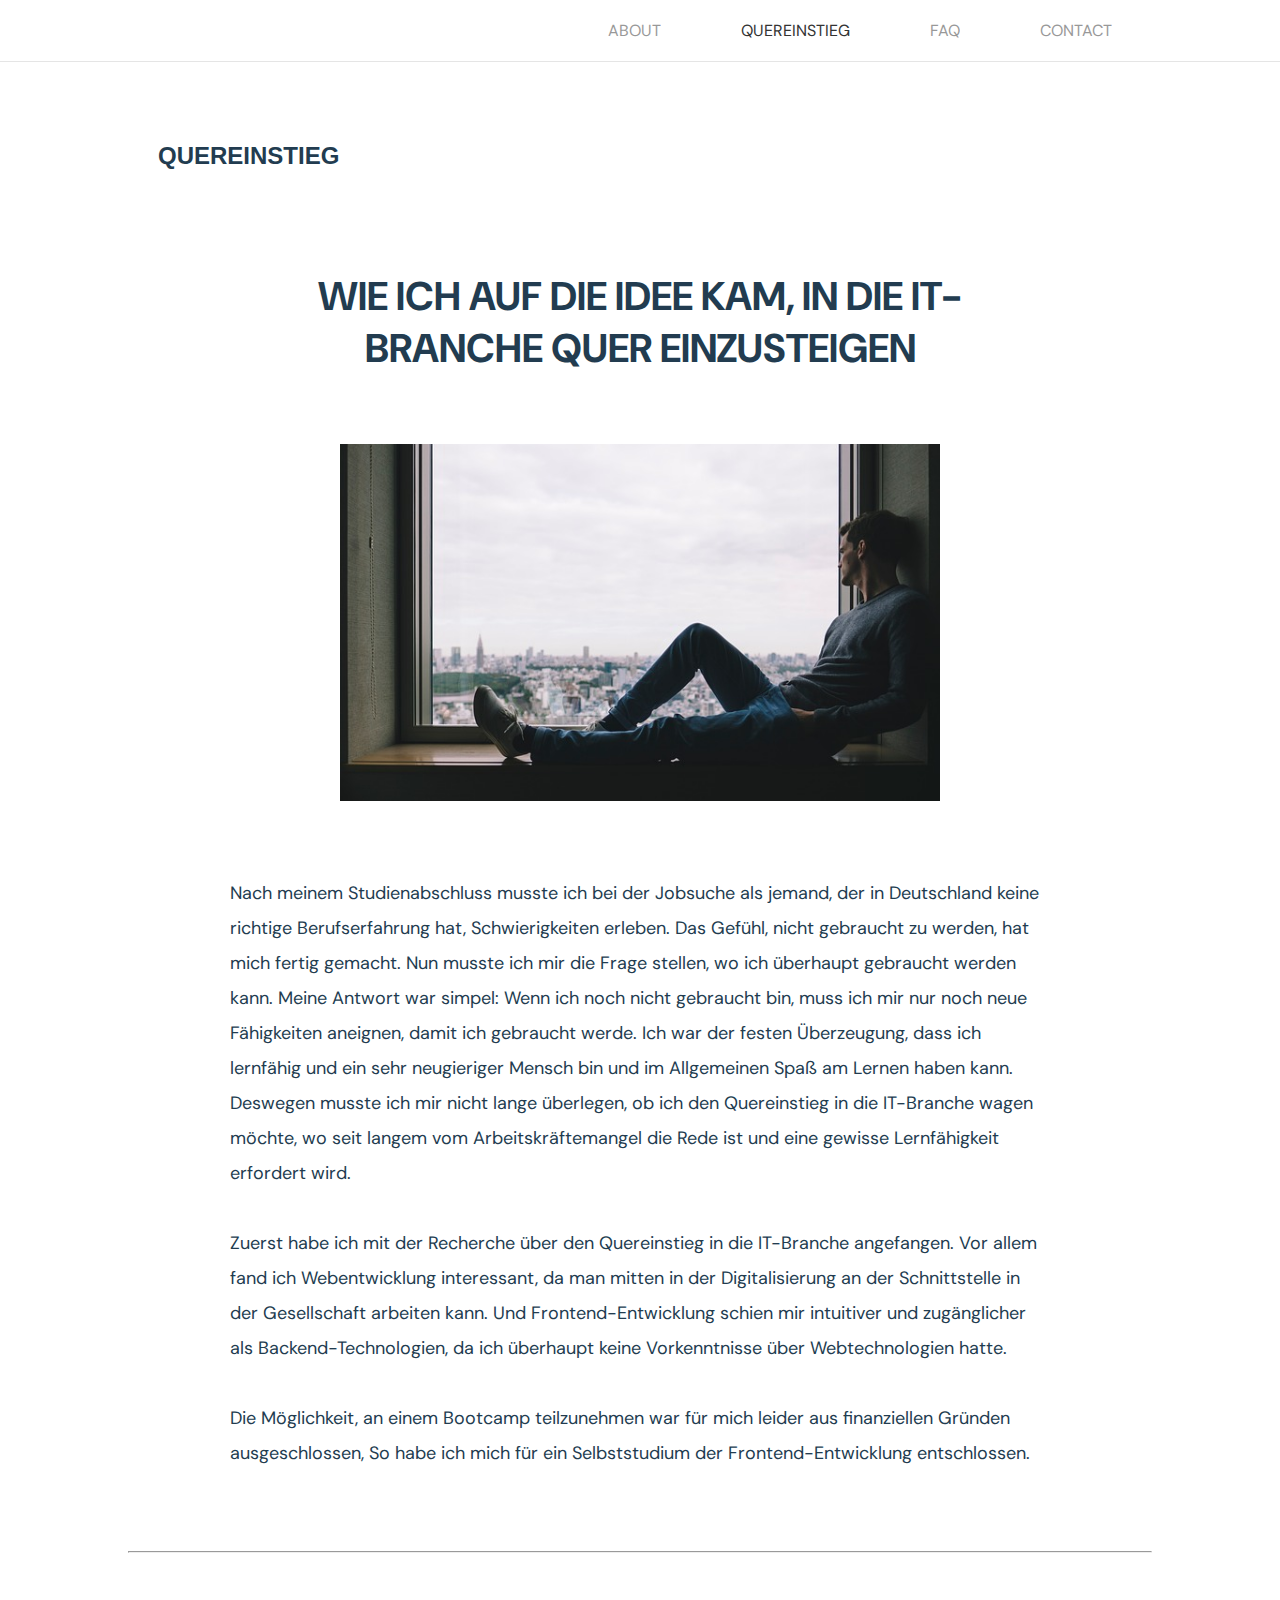
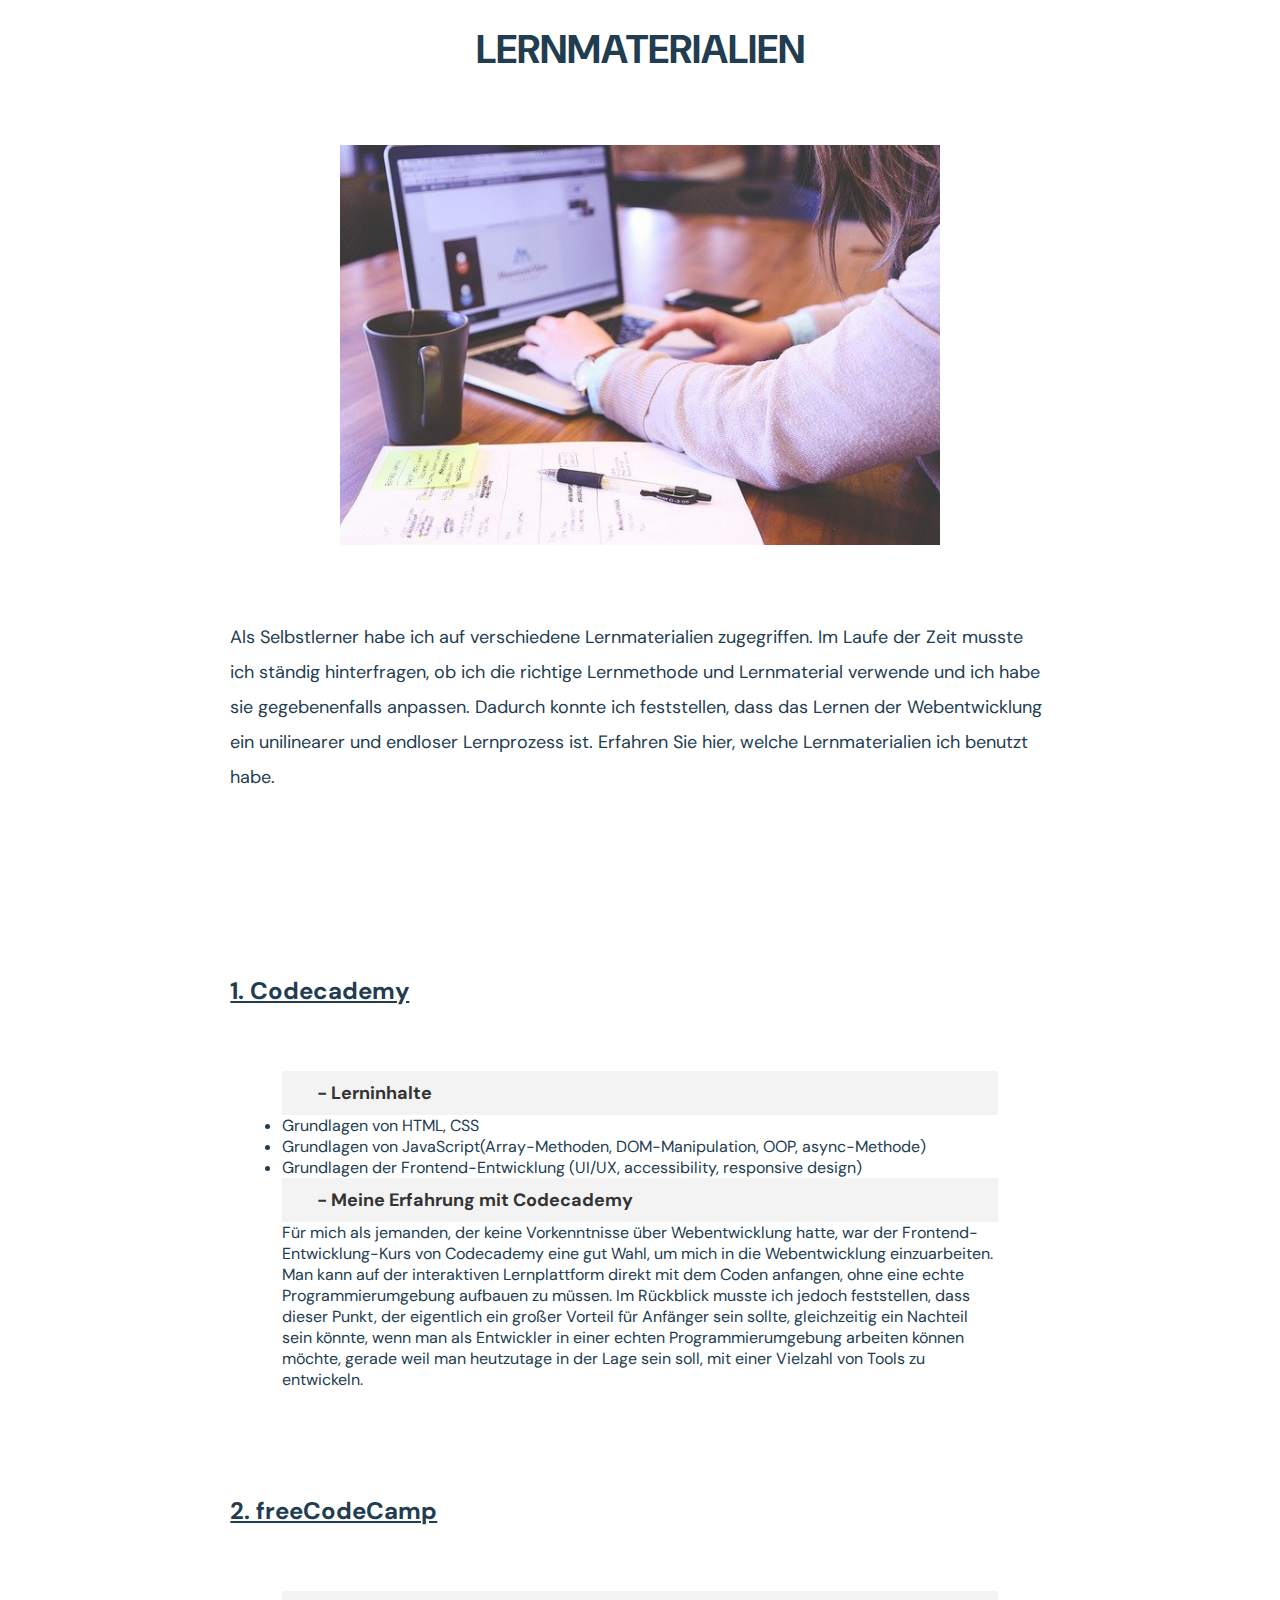
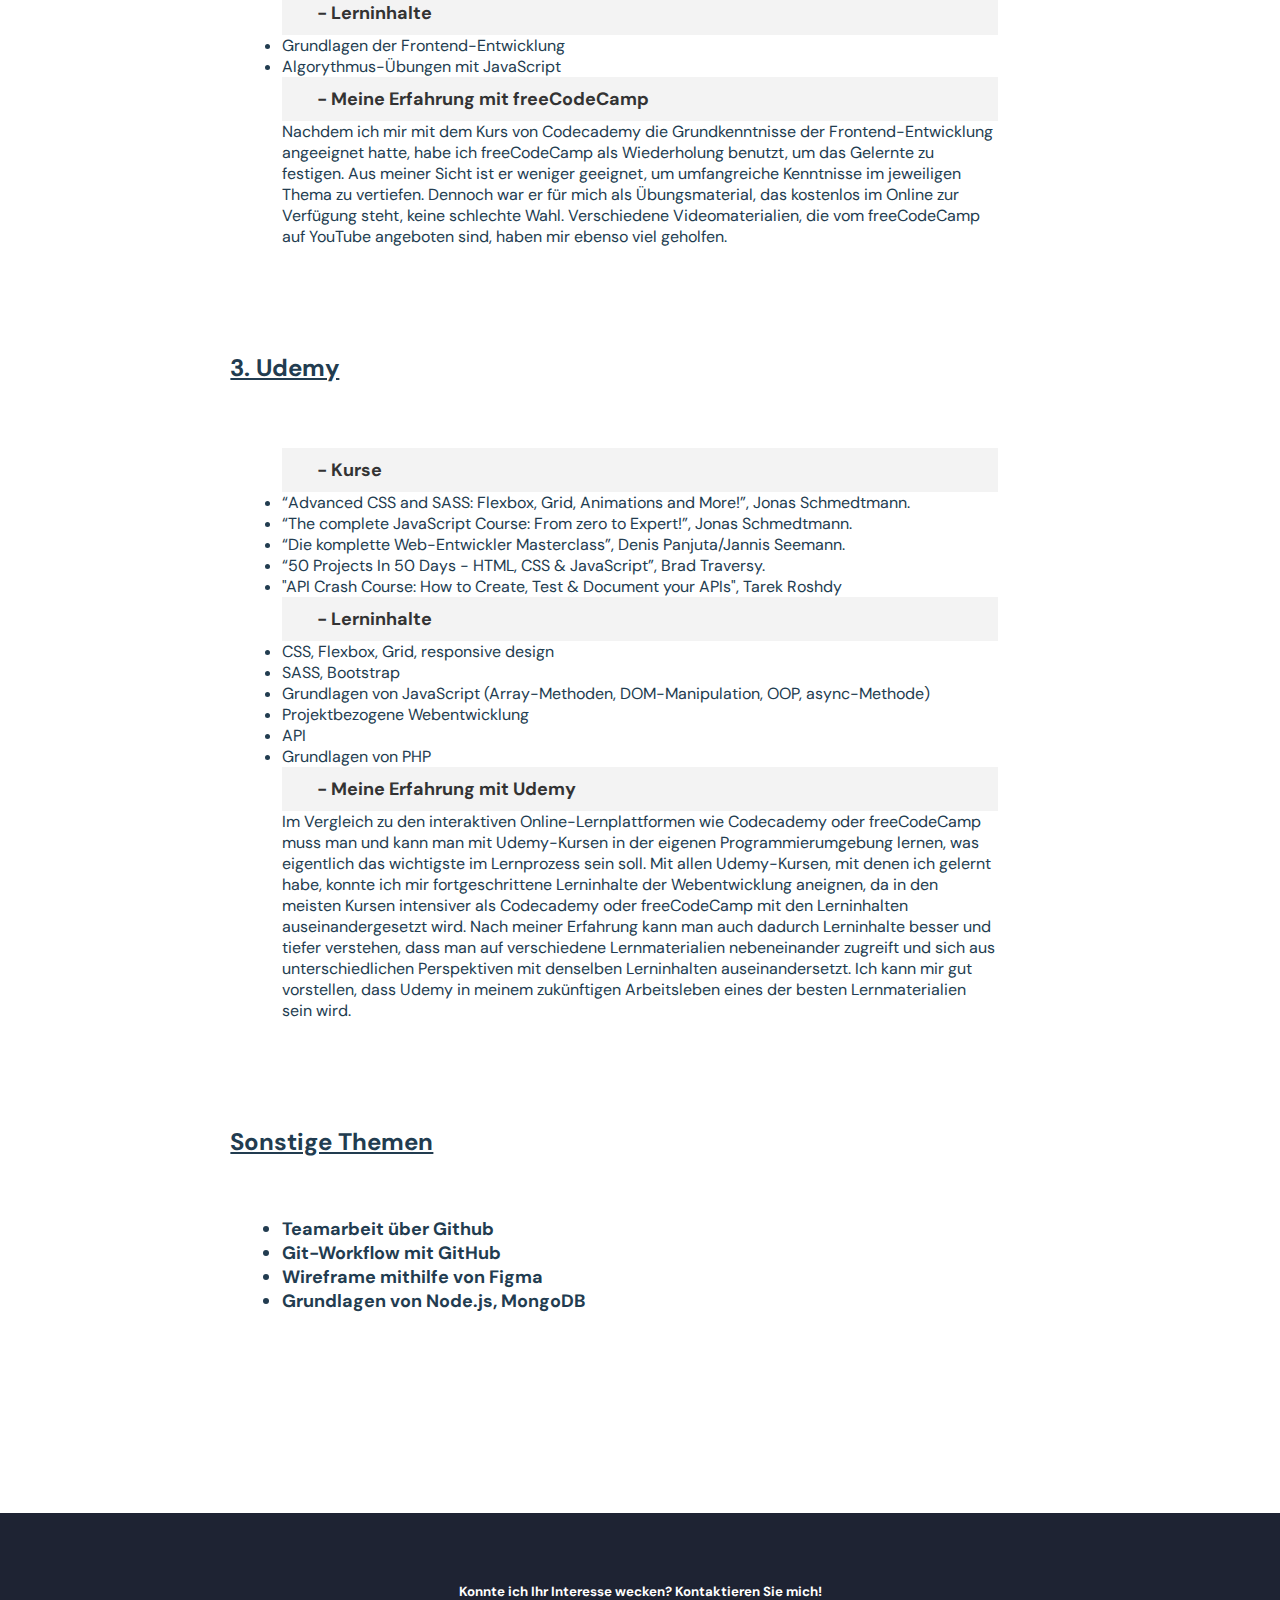
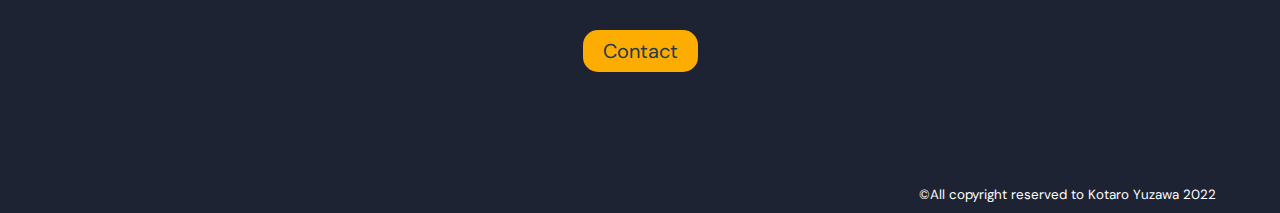
<file: quereinstieg.html>
<!DOCTYPE html>
<html lang="de">
  <head>
    <meta charset="UTF-8" />
    <meta http-equiv="X-UA-Compatible" content="IE=edge" />
    <meta name="viewport" content="width=device-width, initial-scale=1.0" />
    <link rel="stylesheet" href="style.css" />
    <link
      rel="stylesheet"
      href="https://cdnjs.cloudflare.com/ajax/libs/font-awesome/6.0.0-beta3/css/all.min.css"
    />
    <link href="https://cdn.jsdelivr.net/npm/bootstrap@5.1.3/dist/css/bootstrap.min.css" rel="stylesheet" integrity="sha384-1BmE4kWBq78iYhFldvKuhfTAU6auU8tT94WrHftjDbrCEXSU1oBoqyl2QvZ6jIW3" crossorigin="anonymous">
    <title>Kotaro Yuzawa | Quereinstieg</title>
  </head>
  <body>
    <nav id="nav" class="nav">
      <div class="nav-container">
        <ul>
          <li><a href="index.html">About</a></li>
          <li><a href="#" style="opacity: 1;">Quereinstieg</a></li>
          <li><a href="faq.html">FAQ</a></li>
          <li><a href="contact.html">Contact</a></li>
        </ul>
      </div>
    </nav>
    <header class="header">
      <h3 class="page-title">Quereinstieg</h3>
    </header>
    <div class="quer">
      <section class="section-container">
        <div class="overview">
          <h1 class="overview__title">
            Wie ich auf die Idee kam, in die IT-Branche quer einzusteigen
          </h1>
          <div class="section-img">
            <img src="img/thinking.jpg" alt="contamplation" />
          </div>
        </div>
        <div class="quer__text">
          <p >
            Nach meinem Studienabschluss musste ich bei der Jobsuche als jemand, der in Deutschland keine richtige Berufserfahrung hat, Schwierigkeiten erleben. Das Gefühl, nicht gebraucht zu werden, hat mich fertig gemacht. Nun musste ich mir die Frage stellen, wo ich überhaupt gebraucht werden kann. Meine Antwort war simpel: Wenn ich noch nicht gebraucht bin, muss ich mir nur noch neue Fähigkeiten aneignen, damit ich gebraucht werde. Ich war der festen Überzeugung, dass ich lernfähig und ein sehr neugieriger Mensch bin und im Allgemeinen Spaß am Lernen haben kann. Deswegen musste ich mir nicht lange überlegen, ob ich den Quereinstieg in die IT-Branche wagen möchte, wo seit langem vom Arbeitskräftemangel die Rede ist und eine gewisse Lernfähigkeit erfordert wird.
            <br><br>
            Zuerst habe ich mit der Recherche über den Quereinstieg in die IT-Branche angefangen. Vor allem fand ich Webentwicklung interessant, da man mitten in der Digitalisierung an der Schnittstelle in der Gesellschaft arbeiten kann. Und Frontend-Entwicklung schien mir intuitiver und zugänglicher als Backend-Technologien, da ich überhaupt keine Vorkenntnisse über Webtechnologien hatte. <br> <br>
            Die Möglichkeit, an einem Bootcamp teilzunehmen war für mich leider aus finanziellen Gründen ausgeschlossen, So habe ich mich für ein Selbststudium der Frontend-Entwicklung entschlossen.
            
          </p>
        </div>
        <hr>
      </section>
      <section class="section-container">
        <div class="overview">
          <h1 class="overview__title">
           Lernmaterialien
          </h1>
          <div class="section-img">
            <img src="img/material.jpg" alt="contamplation" />
          </div>
        </div>
          <div class="quer__text">
            <p>Als Selbstlerner habe ich auf verschiedene Lernmaterialien zugegriffen. Im Laufe der Zeit musste ich ständig hinterfragen, ob ich die richtige Lernmethode und Lernmaterial verwende und ich habe sie gegebenenfalls anpassen. Dadurch konnte ich feststellen, dass das Lernen der Webentwicklung ein unilinearer und endloser Lernprozess ist. Erfahren Sie hier, welche Lernmaterialien ich benutzt habe.</p>
          </div>
        </div>
        <div class="lernmaterialien">
          <div class="material-container">
            <div class="material-overview-container">
              <h2 class="material-overview"><a href="https://www.codecademy.com/">1. Codecademy</a></h2>
            </div>
            <div class="material-toggle">
            <div>
                <p>
                  <button id="material-btn" class="btn btn-primary" type="button" data-bs-toggle="collapse" data-bs-target="#multiCollapseExample1" aria-expanded="false" aria-controls="multiCollapseExample2">- Lerninhalte</button>  
                </p>
                <div class="collapse multi-collapse" id="multiCollapseExample1">
                    <div id="material-text-container" class="card card-body">
                      <ul>
                        <li>Grundlagen von HTML, CSS</li>
                        <li>Grundlagen von JavaScript(Array-Methoden, DOM-Manipulation, OOP, async-Methode)</li>
                        <li>Grundlagen der Frontend-Entwicklung (UI/UX, accessibility, responsive design)</li>
                      </ul>
                    </div>
                </div>
              </div>
  
              <div>
                <p>
                  <button id="material-btn" class="btn btn-primary" type="button" data-bs-toggle="collapse" data-bs-target="#multiCollapseExample2" aria-expanded="false" aria-controls="multiCollapseExample2">- Meine Erfahrung mit Codecademy</button>  
                </p>
                <div class="collapse multi-collapse" id="multiCollapseExample2">
                    <div id="material-text-container" class="card card-body">
                      <p>Für mich als jemanden, der keine Vorkenntnisse über Webentwicklung hatte, war der Frontend-Entwicklung-Kurs von Codecademy eine gut Wahl, um mich in die Webentwicklung einzuarbeiten. Man kann auf der interaktiven Lernplattform direkt mit dem Coden anfangen, ohne eine echte Programmierumgebung aufbauen zu müssen. Im Rückblick musste ich jedoch feststellen, dass dieser Punkt, der eigentlich ein großer Vorteil für Anfänger sein sollte, gleichzeitig ein Nachteil sein könnte, wenn man als Entwickler in einer echten Programmierumgebung arbeiten können möchte, gerade weil man heutzutage in der Lage sein soll, mit einer Vielzahl von Tools zu entwickeln.</p>
                    </div>
                </div>
              </div>
            </div>
          </div>
          <div class="material-container">
            <div class="material-overview-container">
              <h2 class="material-overview"><a href="https://www.freecodecamp.org">2. freeCodeCamp</a></h2>
            </div>
            <div class="material-toggle">
            
              <div>
                <p>
                  <button id="material-btn" class="btn btn-primary" type="button" data-bs-toggle="collapse" data-bs-target="#multiCollapseExample3" aria-expanded="false" aria-controls="multiCollapseExample2">- Lerninhalte</button>  
                </p>
                <div class="collapse multi-collapse" id="multiCollapseExample3">
                    <div id="material-text-container" class="card card-body">
                      <ul>
                        <li>Grundlagen der Frontend-Entwicklung</li>
                        <li>Algorythmus-Übungen mit JavaScript</li>
                      </ul>
                    </div>
                </div>
              </div>
  
              <div>
                <p>
                  <button id="material-btn" class="btn btn-primary" type="button" data-bs-toggle="collapse" data-bs-target="#multiCollapseExample4" aria-expanded="false" aria-controls="multiCollapseExample2">- Meine Erfahrung mit freeCodeCamp</button>  
                </p>
                <div class="collapse multi-collapse" id="multiCollapseExample4">
                    <div id="material-text-container" class="card card-body">
                      <p>Nachdem ich mir mit dem Kurs von Codecademy die Grundkenntnisse der Frontend-Entwicklung angeeignet hatte, habe ich freeCodeCamp als Wiederholung benutzt, um das Gelernte zu festigen. Aus meiner Sicht ist er weniger geeignet, um umfangreiche Kenntnisse im jeweiligen Thema zu vertiefen. Dennoch war er für mich als Übungsmaterial, das kostenlos im Online zur Verfügung steht, keine schlechte Wahl. Verschiedene Videomaterialien, die vom freeCodeCamp auf YouTube angeboten sind, haben mir ebenso viel geholfen.</p>
                    </div>
                </div>
              </div>
            </div>
          </div>
          <div class="material-container">
            <div class="material-overview-container">
              <h2 class="material-overview"><a href="https://www.udemy.com/">3. Udemy</a></h2>
            </div>
            <div class="material-toggle">
            
              <div>
                <p>
                  <button id="material-btn" class="btn btn-primary" type="button" data-bs-toggle="collapse" data-bs-target="#multiCollapseExample5" aria-expanded="false" aria-controls="multiCollapseExample2">- Kurse</button>  
                </p>
                <div class="collapse multi-collapse" id="multiCollapseExample5">
                    <div id="material-text-container" class="card card-body">
                      <ul class="udemy-list">
                        <li><a href="https://www.udemy.com/course/advanced-css-and-sass/">“Advanced CSS and SASS: Flexbox, Grid, Animations and More!”, Jonas Schmedtmann.</a></li>
                        <li><a href="https://www.udemy.com/course/the-complete-javascript-course/">“The complete JavaScript Course: From zero to Expert!”, Jonas Schmedtmann.</a></li>
                        <li><a href="https://www.udemy.com/course/web-entwickler-masterclass/learn/lecture/13137956?start=75#overview">“Die komplette Web-Entwickler Masterclass”, Denis Panjuta/Jannis Seemann.</a></li>
                        <li><a href="https://www.udemy.com/course/50-projects-50-days/">“50 Projects In 50 Days - HTML, CSS & JavaScript”, Brad Traversy.</a></li>
                        <li><a href="https://www.udemy.com/course/api-course/">"API Crash Course: How to Create, Test & Document your APIs", Tarek Roshdy</a></li>
                      </ul>
                    </div>
                </div>
              </div>
              <div>
                <p>
                  <button id="material-btn" class="btn btn-primary" type="button" data-bs-toggle="collapse" data-bs-target="#multiCollapseExample6" aria-expanded="false" aria-controls="multiCollapseExample2">- Lerninhalte</button>  
                </p>
                <div class="collapse multi-collapse" id="multiCollapseExample6">
                    <div id="material-text-container" class="card card-body">
                      <ul>
                        <li>CSS, Flexbox, Grid, responsive design</li>
                        <li>SASS, Bootstrap</li>
                        <li>Grundlagen von JavaScript (Array-Methoden, DOM-Manipulation, OOP, async-Methode)</li>
                        <li>Projektbezogene Webentwicklung</li>
                        <li>API</li>
                        <li>Grundlagen von PHP</li>
                      </ul>
                    </div>
                </div>
              </div>
              <div>
                <p>
                  <button id="material-btn" class="btn btn-primary" type="button" data-bs-toggle="collapse" data-bs-target="#multiCollapseExample7" aria-expanded="false" aria-controls="multiCollapseExample2">- Meine Erfahrung mit Udemy</button>  
                </p>
                <div class="collapse multi-collapse" id="multiCollapseExample7">
                    <div id="material-text-container" class="card card-body">
                      <p>Im Vergleich zu den interaktiven Online-Lernplattformen wie Codecademy oder freeCodeCamp muss man und kann man mit Udemy-Kursen in der eigenen Programmierumgebung lernen, was eigentlich das wichtigste im Lernprozess sein soll. Mit allen Udemy-Kursen, mit denen ich gelernt habe, konnte ich mir fortgeschrittene Lerninhalte der Webentwicklung aneignen, da in den meisten Kursen intensiver als Codecademy oder freeCodeCamp mit den Lerninhalten auseinandergesetzt wird. Nach meiner Erfahrung kann man auch dadurch Lerninhalte besser und tiefer verstehen, dass man auf verschiedene Lernmaterialien nebeneinander zugreift und sich aus unterschiedlichen Perspektiven mit denselben Lerninhalten auseinandersetzt. Ich kann mir gut vorstellen, dass Udemy in meinem zukünftigen Arbeitsleben eines der besten Lernmaterialien sein wird.</p>
                    </div>
                </div>
              </div>
            </div>
          </div>
        </div>
        <div class="sonstige-container">
          <h2 class="sonstige-title">Sonstige Themen</h2>
          <div class="sonstige-liste">
            <ul>
              <li>Teamarbeit über Github</li>
              <li>Git-Workflow mit GitHub</li>
              <li>Wireframe mithilfe von Figma</li>
              <li>Grundlagen von Node.js, MongoDB</li>
            </ul>
          </div>
        </div>
      </section>
    </div>
    <footer id="footer">
      <div class="footer__container">
         <h5>Konnte ich Ihr Interesse wecken? Kontaktieren Sie mich!</h5>
          <button class="kontakt-btn"><a href="contact.html">Contact</a></button>
          <small class="copyright"
            >&#169;All copyright reserved to Kotaro Yuzawa 2022</small>
      </div>
    </footer>
    <script src="script.js"></script>
    <script src="https://cdn.jsdelivr.net/npm/bootstrap@5.1.3/dist/js/bootstrap.bundle.min.js" integrity="sha384-ka7Sk0Gln4gmtz2MlQnikT1wXgYsOg+OMhuP+IlRH9sENBO0LRn5q+8nbTov4+1p" crossorigin="anonymous"></script>
  </body>
</html>
</file>
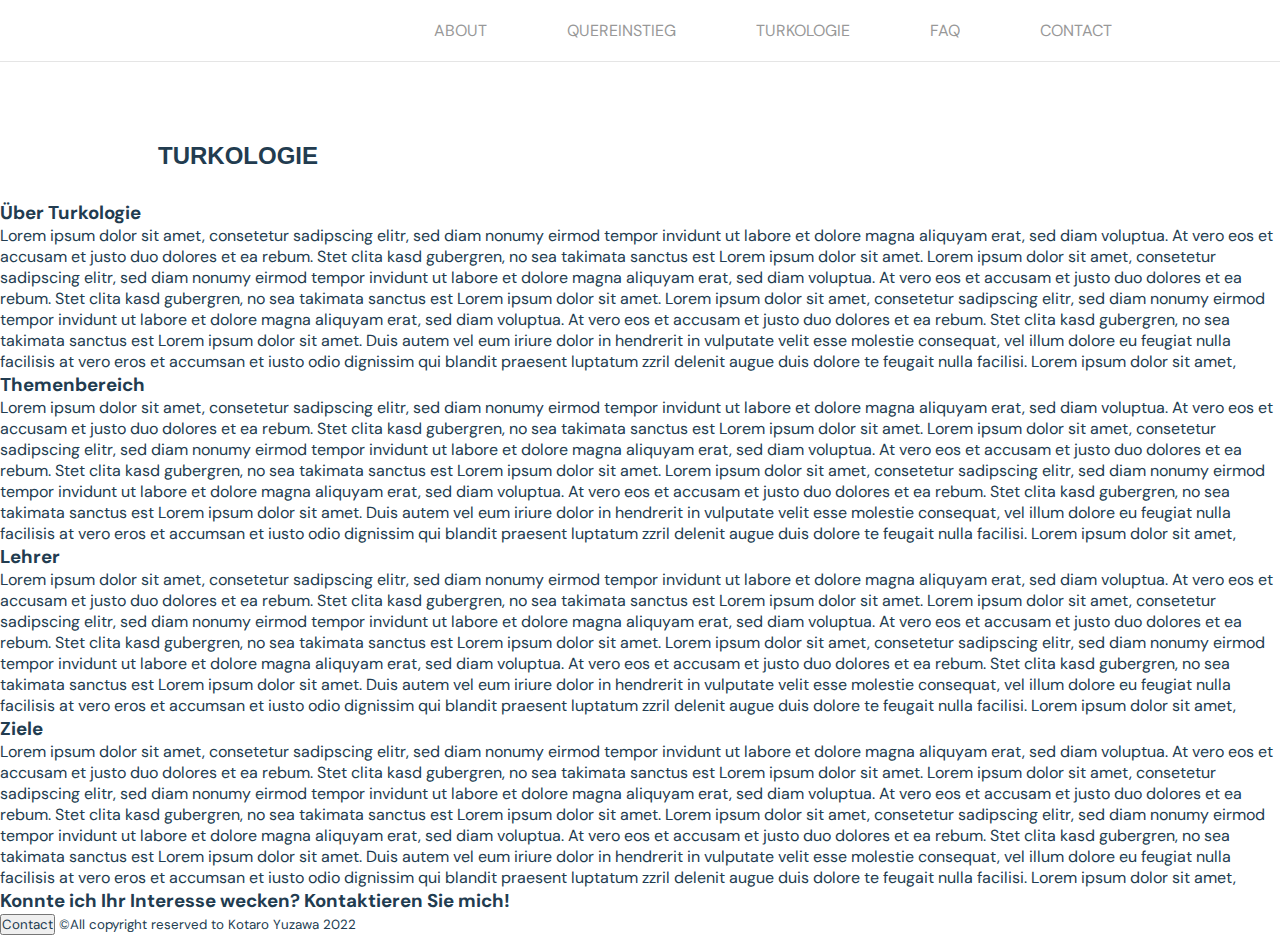
<file: tuerkologie.html>
<!DOCTYPE html>
<html lang="de">
  <head>
    <meta charset="UTF-8" />
    <meta http-equiv="X-UA-Compatible" content="IE=edge" />
    <meta name="viewport" content="width=device-width, initial-scale=1.0" />
    <link rel="stylesheet" href="style.css" />
    <link
      rel="stylesheet"
      href="https://cdnjs.cloudflare.com/ajax/libs/font-awesome/6.0.0-beta3/css/all.min.css"
    />
    <link
      href="https://cdn.jsdelivr.net/npm/bootstrap@5.1.3/dist/css/bootstrap.min.css"
      rel="stylesheet"
      integrity="sha384-1BmE4kWBq78iYhFldvKuhfTAU6auU8tT94WrHftjDbrCEXSU1oBoqyl2QvZ6jIW3"
      crossorigin="anonymous"
    />

    <title>Turkologie</title>
  </head>
  <body>
    <nav id="nav" class="nav">
      <div class="nav-container">
        <ul>
          <li><a href="#home">About</a></li>
          <li><a href="quereinstieg.html">Quereinstieg</a></li>
          <li><a href="tuerkologie.html">Turkologie</a></li>
          <li><a href="faq.html">FAQ</a></li>
          <li><a href="kontakt.html">Contact</a></li>
        </ul>
      </div>
    </nav>

    <h2 class="page-title">Turkologie</h2>
    <div class="quereinstieg-container">
      <section id="turkologie-section1">
        <div class="section-container">
          <h3 class="quer-title">Über Turkologie</h3>
          <p class="quer-text">
            Lorem ipsum dolor sit amet, consetetur sadipscing elitr, sed diam
            nonumy eirmod tempor invidunt ut labore et dolore magna aliquyam
            erat, sed diam voluptua. At vero eos et accusam et justo duo dolores
            et ea rebum. Stet clita kasd gubergren, no sea takimata sanctus est
            Lorem ipsum dolor sit amet. Lorem ipsum dolor sit amet, consetetur
            sadipscing elitr, sed diam nonumy eirmod tempor invidunt ut labore
            et dolore magna aliquyam erat, sed diam voluptua. At vero eos et
            accusam et justo duo dolores et ea rebum. Stet clita kasd gubergren,
            no sea takimata sanctus est Lorem ipsum dolor sit amet. Lorem ipsum
            dolor sit amet, consetetur sadipscing elitr, sed diam nonumy eirmod
            tempor invidunt ut labore et dolore magna aliquyam erat, sed diam
            voluptua. At vero eos et accusam et justo duo dolores et ea rebum.
            Stet clita kasd gubergren, no sea takimata sanctus est Lorem ipsum
            dolor sit amet. Duis autem vel eum iriure dolor in hendrerit in
            vulputate velit esse molestie consequat, vel illum dolore eu feugiat
            nulla facilisis at vero eros et accumsan et iusto odio dignissim qui
            blandit praesent luptatum zzril delenit augue duis dolore te feugait
            nulla facilisi. Lorem ipsum dolor sit amet,
          </p>
        </div>
      </section>
      <section id="turkologie-section2">
        <div class="section-container">
          <h3 class="quer-title">Themenbereich</h3>
          <p class="quer-text">
            Lorem ipsum dolor sit amet, consetetur sadipscing elitr, sed diam
            nonumy eirmod tempor invidunt ut labore et dolore magna aliquyam
            erat, sed diam voluptua. At vero eos et accusam et justo duo dolores
            et ea rebum. Stet clita kasd gubergren, no sea takimata sanctus est
            Lorem ipsum dolor sit amet. Lorem ipsum dolor sit amet, consetetur
            sadipscing elitr, sed diam nonumy eirmod tempor invidunt ut labore
            et dolore magna aliquyam erat, sed diam voluptua. At vero eos et
            accusam et justo duo dolores et ea rebum. Stet clita kasd gubergren,
            no sea takimata sanctus est Lorem ipsum dolor sit amet. Lorem ipsum
            dolor sit amet, consetetur sadipscing elitr, sed diam nonumy eirmod
            tempor invidunt ut labore et dolore magna aliquyam erat, sed diam
            voluptua. At vero eos et accusam et justo duo dolores et ea rebum.
            Stet clita kasd gubergren, no sea takimata sanctus est Lorem ipsum
            dolor sit amet. Duis autem vel eum iriure dolor in hendrerit in
            vulputate velit esse molestie consequat, vel illum dolore eu feugiat
            nulla facilisis at vero eros et accumsan et iusto odio dignissim qui
            blandit praesent luptatum zzril delenit augue duis dolore te feugait
            nulla facilisi. Lorem ipsum dolor sit amet,
          </p>
        </div>
      </section>

      <section id="turkologie-section3">
        <div class="section-container">
          <h3 class="quer-title">Lehrer</h3>
          <p class="quer-text">
            Lorem ipsum dolor sit amet, consetetur sadipscing elitr, sed diam
            nonumy eirmod tempor invidunt ut labore et dolore magna aliquyam
            erat, sed diam voluptua. At vero eos et accusam et justo duo dolores
            et ea rebum. Stet clita kasd gubergren, no sea takimata sanctus est
            Lorem ipsum dolor sit amet. Lorem ipsum dolor sit amet, consetetur
            sadipscing elitr, sed diam nonumy eirmod tempor invidunt ut labore
            et dolore magna aliquyam erat, sed diam voluptua. At vero eos et
            accusam et justo duo dolores et ea rebum. Stet clita kasd gubergren,
            no sea takimata sanctus est Lorem ipsum dolor sit amet. Lorem ipsum
            dolor sit amet, consetetur sadipscing elitr, sed diam nonumy eirmod
            tempor invidunt ut labore et dolore magna aliquyam erat, sed diam
            voluptua. At vero eos et accusam et justo duo dolores et ea rebum.
            Stet clita kasd gubergren, no sea takimata sanctus est Lorem ipsum
            dolor sit amet. Duis autem vel eum iriure dolor in hendrerit in
            vulputate velit esse molestie consequat, vel illum dolore eu feugiat
            nulla facilisis at vero eros et accumsan et iusto odio dignissim qui
            blandit praesent luptatum zzril delenit augue duis dolore te feugait
            nulla facilisi. Lorem ipsum dolor sit amet,
          </p>
        </div>
      </section>
      <section id="turkologie-section4">
        <div class="section-container">
          <h3 class="quer-title">Ziele</h3>
          <p class="quer-text">
            Lorem ipsum dolor sit amet, consetetur sadipscing elitr, sed diam
            nonumy eirmod tempor invidunt ut labore et dolore magna aliquyam
            erat, sed diam voluptua. At vero eos et accusam et justo duo dolores
            et ea rebum. Stet clita kasd gubergren, no sea takimata sanctus est
            Lorem ipsum dolor sit amet. Lorem ipsum dolor sit amet, consetetur
            sadipscing elitr, sed diam nonumy eirmod tempor invidunt ut labore
            et dolore magna aliquyam erat, sed diam voluptua. At vero eos et
            accusam et justo duo dolores et ea rebum. Stet clita kasd gubergren,
            no sea takimata sanctus est Lorem ipsum dolor sit amet. Lorem ipsum
            dolor sit amet, consetetur sadipscing elitr, sed diam nonumy eirmod
            tempor invidunt ut labore et dolore magna aliquyam erat, sed diam
            voluptua. At vero eos et accusam et justo duo dolores et ea rebum.
            Stet clita kasd gubergren, no sea takimata sanctus est Lorem ipsum
            dolor sit amet. Duis autem vel eum iriure dolor in hendrerit in
            vulputate velit esse molestie consequat, vel illum dolore eu feugiat
            nulla facilisis at vero eros et accumsan et iusto odio dignissim qui
            blandit praesent luptatum zzril delenit augue duis dolore te feugait
            nulla facilisi. Lorem ipsum dolor sit amet,
          </p>
        </div>
      </section>
    </div>
    <section id="footer">
      <div class="footer-container">
        <h3>Konnte ich Ihr Interesse wecken? Kontaktieren Sie mich!</h3>
        <button class="kontakt-btn">Contact</button>
        <small class="copyright"
          >&#169;All copyright reserved to Kotaro Yuzawa 2022</small
        >
      </div>
    </section>
    <script src="script.js"></script>
  </body>
</html>
</file>
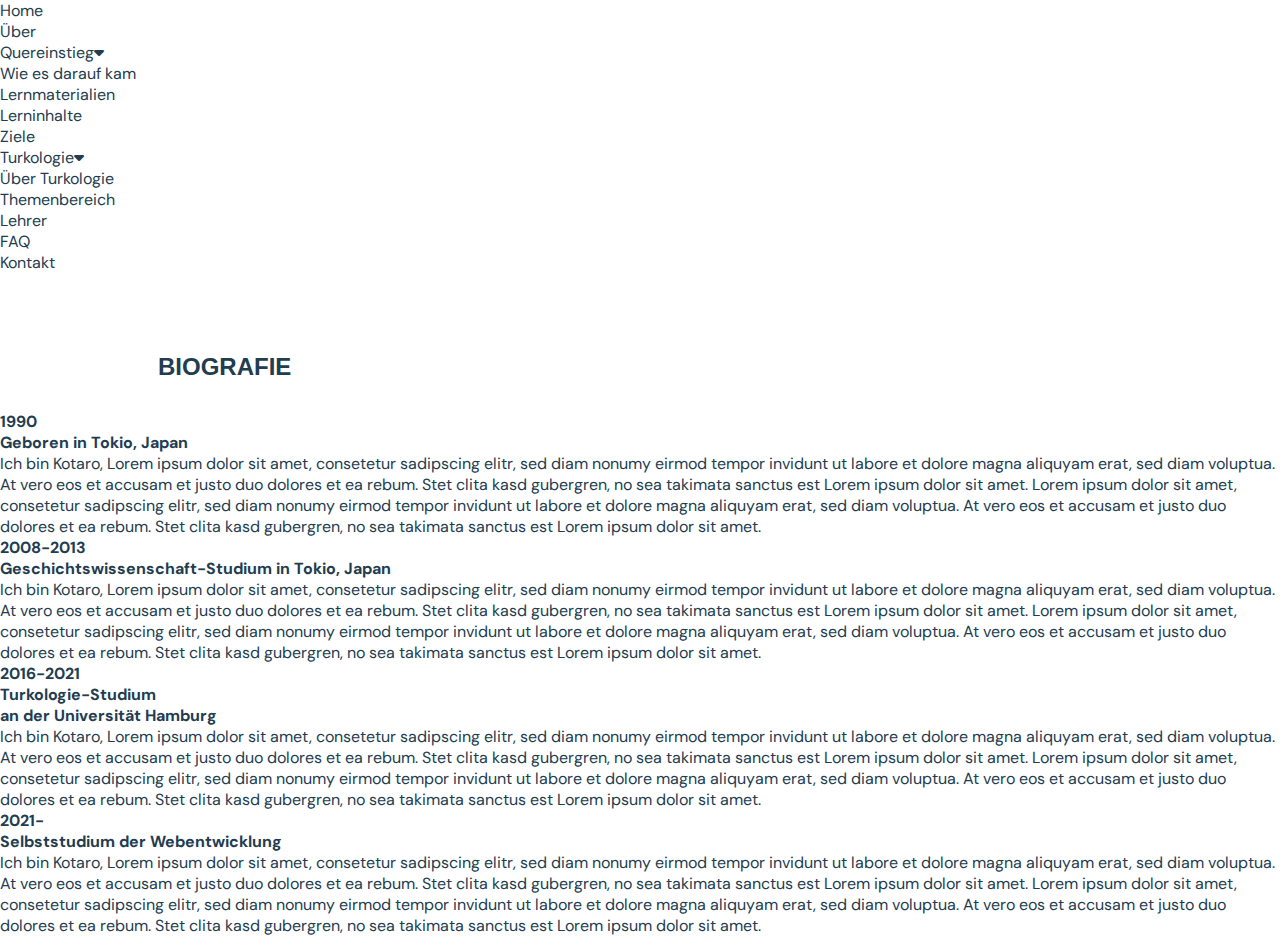
<file: über.html>
<!DOCTYPE html>
<html lang="de">
  <head>
    <meta charset="UTF-8" />
    <meta http-equiv="X-UA-Compatible" content="IE=edge" />
    <meta name="viewport" content="width=device-width, initial-scale=1.0" />
    <link rel="stylesheet" href="style.css" />
    <link
      rel="stylesheet"
      href="https://cdnjs.cloudflare.com/ajax/libs/font-awesome/6.0.0-beta3/css/all.min.css"
    />
    <title>Über mich - Kotaro Yuzawa</title>
  </head>
  <body>
    <header id="header">
      <div class="navcontainer">
        <nav id="navbar" class="navbar">
          <ul>
            <li><a href="home.html">Home</a></li>
            <li><a href="#über">Über</a></li>
            <li class="dropdown">
              <a href="quereinstieg.html"
                ><span>Quereinstieg</span><i class="fa fa-caret-down"></i
              ></a>
              <ul>
                <li><a href="quereinstieg.html#quer-section1">Wie es darauf kam</a></li>
                <li><a href="quereinstieg.html#quer-section2">Lernmaterialien</a></li>
                <li><a href="quereinstieg.html#quer-section3">Lerninhalte</a></li>
                <li><a href="quereinstieg.html#quer-section4">Ziele</a></li>
              </ul>
            </li>

            <li class="dropdown">
              <a href="turkologie.html"
                ><span>Turkologie</span><i class="fa fa-caret-down"></i
              ></a>
              <ul>
                <li><a href="turkologie.html#turkologie-section1">Über Turkologie</a></li>
                <li><a href="turkologie.html#turkologie-section2">Themenbereich</a></li>
                <li><a href="turkologie.html#turkologie-section3">Lehrer</a></li>
              </ul>
            </li>

            <li><a href="faq.html">FAQ</a></li>
            <li><a href="#kontakt">Kontakt</a></li>
          </ul>
        </nav>
      </div>
    </header>

    <h2 class="page-title">Biografie</h4>
    <div class="über-container">
      
      
      
      <div class="über-section">
        <div class="übersection-left">
          <div class="über-year">
            <h4>1990</h4>
          </div>
          <div class="über-title">
              <h4>Geboren in Tokio, Japan</h4>
          </div>
        </div>
        <div class="über-section-right">
            <p>Ich bin Kotaro, Lorem ipsum dolor sit amet, consetetur sadipscing elitr, sed diam nonumy eirmod tempor invidunt ut labore et dolore magna aliquyam erat, sed diam voluptua. At vero eos et accusam et justo duo dolores et ea rebum. Stet clita kasd gubergren, no sea takimata sanctus est Lorem ipsum dolor sit amet. Lorem ipsum dolor sit amet, consetetur sadipscing elitr, sed diam nonumy eirmod tempor invidunt ut labore et dolore magna aliquyam erat, sed diam voluptua. At vero eos et accusam et justo duo dolores et ea rebum. Stet clita kasd gubergren, no sea takimata sanctus est Lorem ipsum dolor sit amet.</p>
        </div>
      </div>

      <div class="über-section">
        <div class="über-section-left">
          <div class="über-year">
            <h4>2008-2013</h4>
          </div>
          <div class="über-foto">
            <div class="dummy-foto"></div>
          </div>
          <div class="über-title">
              <h4>Geschichtswissenschaft-Studium in Tokio, Japan</h4>
          </div>
          
        </div>
        <div class="über-section-right">
            <p>Ich bin Kotaro, Lorem ipsum dolor sit amet, consetetur sadipscing elitr, sed diam nonumy eirmod tempor invidunt ut labore et dolore magna aliquyam erat, sed diam voluptua. At vero eos et accusam et justo duo dolores et ea rebum. Stet clita kasd gubergren, no sea takimata sanctus est Lorem ipsum dolor sit amet. Lorem ipsum dolor sit amet, consetetur sadipscing elitr, sed diam nonumy eirmod tempor invidunt ut labore et dolore magna aliquyam erat, sed diam voluptua. At vero eos et accusam et justo duo dolores et ea rebum. Stet clita kasd gubergren, no sea takimata sanctus est Lorem ipsum dolor sit amet.</p>
        </div>
      </div>

      <div class="über-section">
        <div class="über-section-left">
          <div class="über-year">
            <h4>2016-2021</h4>
          </div>
          <div class="über-title">
              <h4>Turkologie-Studium <br>an der Universität Hamburg</h4>
          </div>
        </div>
        <div class="über-section-right">
            <p>Ich bin Kotaro, Lorem ipsum dolor sit amet, consetetur sadipscing elitr, sed diam nonumy eirmod tempor invidunt ut labore et dolore magna aliquyam erat, sed diam voluptua. At vero eos et accusam et justo duo dolores et ea rebum. Stet clita kasd gubergren, no sea takimata sanctus est Lorem ipsum dolor sit amet. Lorem ipsum dolor sit amet, consetetur sadipscing elitr, sed diam nonumy eirmod tempor invidunt ut labore et dolore magna aliquyam erat, sed diam voluptua. At vero eos et accusam et justo duo dolores et ea rebum. Stet clita kasd gubergren, no sea takimata sanctus est Lorem ipsum dolor sit amet.</p>
        </div>
      </div>

      <div class="über-section">
        <div class="über-section-left">
          <div class="über-year">
            <h4>2021-</h4>
          </div>
          <div class="über-title">
              <h4>Selbststudium der Webentwicklung</h4>
          </div>
        </div>
        <div class="über-section-right">
            <p>Ich bin Kotaro, Lorem ipsum dolor sit amet, consetetur sadipscing elitr, sed diam nonumy eirmod tempor invidunt ut labore et dolore magna aliquyam erat, sed diam voluptua. At vero eos et accusam et justo duo dolores et ea rebum. Stet clita kasd gubergren, no sea takimata sanctus est Lorem ipsum dolor sit amet. Lorem ipsum dolor sit amet, consetetur sadipscing elitr, sed diam nonumy eirmod tempor invidunt ut labore et dolore magna aliquyam erat, sed diam voluptua. At vero eos et accusam et justo duo dolores et ea rebum. Stet clita kasd gubergren, no sea takimata sanctus est Lorem ipsum dolor sit amet.</p>
        </div>
      </div>
    </div>
  </body>
</html>
</file>
<file: style.css>
@import url("https://fonts.googleapis.com/css2?family=DM+Sans&family=Roboto:wght@400;700&display=swap");
@import url("https://fonts.googleapis.com/css2?family=Abril+Fatface&family=Oswald&display=swap");
* {
  box-sizing: border-box;
  margin: 0;
  padding: 0;
  font-family: "DM Sans", "sans-serif";
  color: #223c50;
}

body,
html {
  height: 100%;
}

a {
  text-decoration: none;
}

/*Nav*/
.nav {
  position: sticky;
  top: 0;
  width: 100%;
  z-index: 1;
}

.nav-container {
  padding: 20px 0;
  width: 100%;
  background-color: #fff;
  border-bottom: solid 1px rgba(0, 0, 0, 0.1);
}

.nav-container ul {
  list-style: none;
  display: flex;
  justify-content: flex-end;
  padding-right: 10%;
  flex-wrap: wrap;
  margin: 0;
}

.nav-container a {
  text-transform: uppercase;
  color: #333;
  padding: 10px 40px;
  opacity: 0.5;
  font-size: 16px !important;
  text-decoration: none;
}
.nav-container a:hover {
  color: inherit;
  opacity: 1;
  text-decoration: none;
}

.page-title {
  margin-top: 50px;
  margin-left: 10%;
  padding: 30px;
  font-size: 24px;
  text-transform: uppercase;
  font-family: "Gill Sans", "Gill Sans MT", Calibri, "Trebuchet MS", sans-serif;
}

@media only screen and (max-width: 880px) {
  .nav-container ul {
    list-style: none;
    display: flex;
    justify-content: center;
    padding-right: 0;
    flex-wrap: wrap;
    margin: 0;
  }

  .nav-container a {
    text-transform: uppercase;
    color: #333;
    padding: 10px 15px;
    opacity: 0.6;
    font-size: 16px !important;
    text-decoration: none;
  }
  .page-title {
    margin-top: 10px;
    margin-left: 5%;
    font-size: 18px;
  }
}

.about__container p,
.quer__text p {
  font-size: 18px;
  line-height: 35px;
}

.hero-image {
  background-image: linear-gradient(rgba(0, 0, 0, 0.5), rgba(0, 0, 0, 0.5)),
    url("img/saz2.jpg");
  height: 95%;
  background-position: center;
  background-repeat: no-repeat;
  background-size: cover;
  position: relative;
}

.hero-title h1 {
  text-align: center;
  position: absolute;
  top: 50%;
  left: 50%;
  transform: translate(-50%, -50%);
  color: white;
}

@media screen and (max-width: 1000px) {
  .hero-image {
    /* Use "linear-gradient" to add a darken background effect to the image (photographer.jpg). This will make the text easier to read */
    background-image: linear-gradient(rgba(0, 0, 0, 0.5), rgba(0, 0, 0, 0.5)),
      url("img/saz2.jpg");

    /* Set a specific height */
    height: 60%;

    /* Position and center the image to scale nicely on all screens */
    background-position: center;
    background-repeat: no-repeat;
    background-size: cover;
    position: relative;
  }
}

@media screen and (max-width: 600px) {
  .hero-image {
    /* Use "linear-gradient" to add a darken background effect to the image (photographer.jpg). This will make the text easier to read */
    background-image: linear-gradient(rgba(0, 0, 0, 0.5), rgba(0, 0, 0, 0.5)),
      url("img/saz2.jpg");

    /* Set a specific height */
    height: 40%;

    /* Position and center the image to scale nicely on all screens */
    background-position: center;
    background-repeat: no-repeat;
    background-size: cover;
    position: relative;
  }
}

.about__container {
  padding: 0 15%;
  margin-top: 150px;
  margin-bottom: 50px;
}

.about__container img {
  float: left;
  max-width: 250px;
  height: auto;
  margin: 5% 5% 2% 5%;
}

.about__container p {
  padding: 5%;
}

@media only screen and (max-width: 950px) {
  .about__container {
    padding: 5%;
    margin-top: 50px;
  }
  .about__container img {
    float: left;
    max-width: 20%;
    height: auto;
    margin: 5% 5% 2% 5%;
  }
}

@media only screen and (max-width: 600px) {
  .about__container {
    display: flex;
    flex-direction: column;
  }

  .about__container img {
    margin: auto;
    max-width: 40%;
    height: auto;
  }
  .about__container p {
    display: block;
  }
}
.zuQuereinstieg {
  font-weight: bolder;
  font-style: italic;
}
.zuQuereinstieg a {
  color: #333;
  opacity: 0.6;
}
.zuQuereinstieg a:hover {
  text-decoration: none;
  color: #333;
  opacity: 0.3;
}
/*Quereinstieg*/
.quer {
  padding: 0 10%;
  display: flex;
  flex-direction: column;
}

.overview__title {
  font-size: 40px;
  padding: 70px 10%;
  text-transform: uppercase;
  text-align: center;
}

.section-img {
  text-align: center;
  margin-bottom: 50px;
}
.section-img img {
  max-width: 600px;
  height: auto;
}

.quer__text {
  padding: 20px 10% 80px;
  line-height: 40px;
}

@media only screen and (max-width: 880px) {
  .quer {
    padding: 0 5%;
    display: flex;
    flex-direction: column;
  }

  .overview__title {
    font-size: 28px;
    padding: 50px 5%;
    text-transform: uppercase;
  }

  .section-img img {
    max-width: 70%;
    height: auto;
  }
  .quer__text {
    padding: 10px 5% 50px;
  }
}

/*Lernmaterialien*/
.lernmaterialien {
  margin-top: 100px auto;
  padding: 100px 10% 0;
}

.material-container {
  margin-bottom: 100px;
}

.material-overview-container {
  align-items: center;
  justify-content: flex-end;
  flex-direction: column;
  padding: 0 10%;
}

.material-overview {
  padding-bottom: 60px;
  text-decoration-line: underline;
}

.material-overview a {
  color: inherit;
}

.material-overview a:hover {
  color: inherit;
  opacity: 0.6;
}

.material-description {
  font-size: 18px;
}

.material-toggle {
  padding: 5px 15%;
}

#material-btn {
  width: 100%;
  padding: 10px 5%;
  font-size: 18px;
  font-weight: bold;
  display: flex;
  justify-content: flex-start;
  color: #333;
  background-color: #f3f3f3;
  border: none;
}

#material-btn:focus {
  box-shadow: none;
  background-color: #fdad01;
  color: #fff;
}

#material-btn:hover {
  background-color: #fdad01;
  color: #fff;
}

#material-text-container {
  border: none;
  padding-top: 0;
}
.material-text {
  padding: 0 5%;
}

.udemy-list a {
  text-decoration: none;
  color: inherit;
}

.udemy-list a:hover {
  text-decoration: underline;
  color: inherit;
}

.sonstige-container {
  padding: 0 10% 200px;
}

.sonstige-title {
  padding: 0 10% 60px;
  text-decoration-line: underline;
}

.sonstige-liste {
  padding: 0 15%;
}

.sonstige-liste ul li {
  font-size: 18px;
  font-weight: bold;
}

@media only screen and (max-width: 880px) {
  .lernmaterialien {
    padding: 0 5%;
  }
  .material-overview {
    padding-bottom: 10px;
    text-decoration-line: underline;
  }

  .material-container {
    margin-bottom: 40px;
  }
  .sonstige-container {
    padding: 0 5% 50px;
  }

  .material-toggle {
    padding: 5px 5%;
  }
}

@media only screen and (max-width: 560px) {
  #material-btn {
    width: 100%;
    padding: 10px 5%;
    font-size: 18px;
    font-weight: bold;
    display: flex;
    justify-content: center;
    color: #333;
    background-color: #f3f3f3;
    border: none;
  }
  .sonstige-title {
    padding: 0 10% 10px;
    text-decoration-line: underline;
  }
}

/*///////////////FAQ toggle///////////////*/

.faq {
  max-width: 800px;
  margin: auto;
  padding: 0 10px 100px 10px;
}

.faq__section h4 {
  text-align: center;
}

.faq__category {
  margin-top: 50px;
}

.faq__container {
  border-top: 1px solid #dce2e6;
  border-bottom: 1px solid #dce2e6;
  border-radius: 10px;
  margin: 15px 0;
  padding: 15px 30px;
  position: relative;
  overflow: hidden;
}

.faq__container:active {
  background-color: #fff;
}

.faq__title {
  margin: 0 35px 0 0;
  font-weight: bold;
}

.faq__text {
  display: none;
  margin: 25px 0 0;
}
.faq__text a {
  color: inherit;
}
.faq__text a:hover {
  color: inherit;
  opacity: 0.6;
}

.faq__container.active .faq__text {
  display: block;
}

.faq__toggle {
  background-color: transparent;
  border: 0;
  border-radius: 50%;
  cursor: pointer;
  display: flex;
  align-items: center;
  justify-content: center;
  font-size: 16px;
  padding: 0;
  position: absolute;
  top: 10px;
  right: 30px;
  height: 30px;
  width: 30px;
  transition: 0.3s;
}

.faq__toggle:focus {
  outline: 0;
}

.faq__toggle .fa-times {
  display: none;
}

.faq__container.active .faq__toggle .fa-times {
  color: #fff;
  display: block;
}

.faq__container.active .faq__toggle .fa-chevron-down {
  display: none;
}

.faq__container.active .faq__toggle {
  background-color: #9fa4a8;
}

@media only screen and (max-width: 560px) {
  .faq {
    max-width: 800px;
    margin: auto;
    padding-bottom: 50px;
  }
}

/*contact*/
.contact {
  display: flex;
  flex-direction: row;
  margin: 50px 0;
  padding: 0 5%;
}
.contact__info {
  padding: 5%;
}

.contact i {
  font-size: 20px;
  padding: 10px;
  margin-right: 10px;
}

.contact__name {
  font-size: 26px;
  padding: 0 0 20px 50px;
}

.contact__component {
  display: flex;
  flex-direction: row;
  align-items: center;
  padding: 10px 0;
}

.mapouter {
  margin-top: 50px;
}

.contact__component h6 {
  margin-bottom: 0;
}

.contact__form {
  padding: 5% 10%;
}

.contact__form h1 {
  font-family: "Gill Sans", "Gill Sans MT", Calibri, "Trebuchet MS", sans-serif;
  text-align: center;
  padding: 20px 0;
}

.contact__form input,
.contact__form textarea {
  width: 100%;
  margin-top: 30px;
  padding: 5px;
  border: 1px solid black;
}

#submit {
  display: flex;
  align-items: center;
  border: 0;
  border-radius: 10px;
  margin-top: 20px;
  padding: 10px;
  text-align: center;
  max-width: 200px;
  margin-left: auto;
  margin-right: auto;
  cursor: pointer;
  color: #223c50;
  background-color: #fdad01;
}

#submit:hover {
  filter: brightness(105%);
}

@media only screen and (max-width: 1000px) {
  .contact {
    display: flex;
    flex-direction: column-reverse;
    margin: 50px 0;
    padding: 0 5%;
  }

  .contact__info {
    display: flex;
    flex-direction: column;
    align-items: flex-start;
    border-top: 1px solid #333;
  }
  .contact__component {
    display: flex;
    flex-direction: row;
    align-items: center;
    padding: 5px 0 5px 20%;
  }

  .mapouter {
    margin: 50px auto;
  }
  .contact__name {
    margin-top: 50px;
    padding: 0 0 0 30%;
    white-space: nowrap;
  }

  .contact__form h1 {
    text-align: center;
    padding-top: 0;
  }

  .contact__form form {
    display: flex;
    flex-direction: column;
    align-items: center;
    padding: 5% 10%;
  }
  .contact__form input,
  .contact__form textarea {
    width: 90%;
    margin-top: 30px;
    padding: 5px;
    border: 1px solid black;
  }
}

@media only screen and (max-width: 600px) {
  .contact {
    display: flex;
    flex-direction: column-reverse;
    margin: 0;
    padding: 0;
  }
  .contact__name {
    margin-top: 50px 10;
    padding: 0 20%;
    white-space: nowrap;
  }
  .contact__component {
    display: flex;
    flex-direction: row;
    align-items: center;
    padding: 5px 0 0 10%;
  }
}

/*footer*/

.footer__container {
  display: flex;
  position: relative;
  flex-wrap: nowrap;
  justify-content: flex-start;
  align-items: center;
  flex-direction: column;
  width: 100%;
  height: 300px;
  background-color: #1e2333;
}

.footer__container h5 {
  text-align: center;
  color: #fff;
  padding: 70px 10% 30px;
}

.footer__container .kontakt-btn {
  border: none;
  font-size: 20px;
  border-radius: 15px;
  padding: 8px 20px;
  color: #1e2333;
  background-color: #fdad01;
}

.footer__container .kontakt-btn a {
  text-decoration: none;
  color: #223c50;
}

.footer__container .kontakt-btn:hover {
  filter: brightness(105%);
}

.footer__container .copyright {
  position: absolute;
  right: 5%;
  bottom: 10px;
  color: #fff;
}

@media only screen and(max-width: 824px) {
  .footer__container h5 {
    text-align: center;
    color: #fff;
    padding: 70px 10% 10px;
  }
}

@media only screen and(max-width: 424px) {
  .footer__container h5 {
    text-align: center;
    color: #fff;
    padding: 70px 10% 0px;
  }
}
</file>
